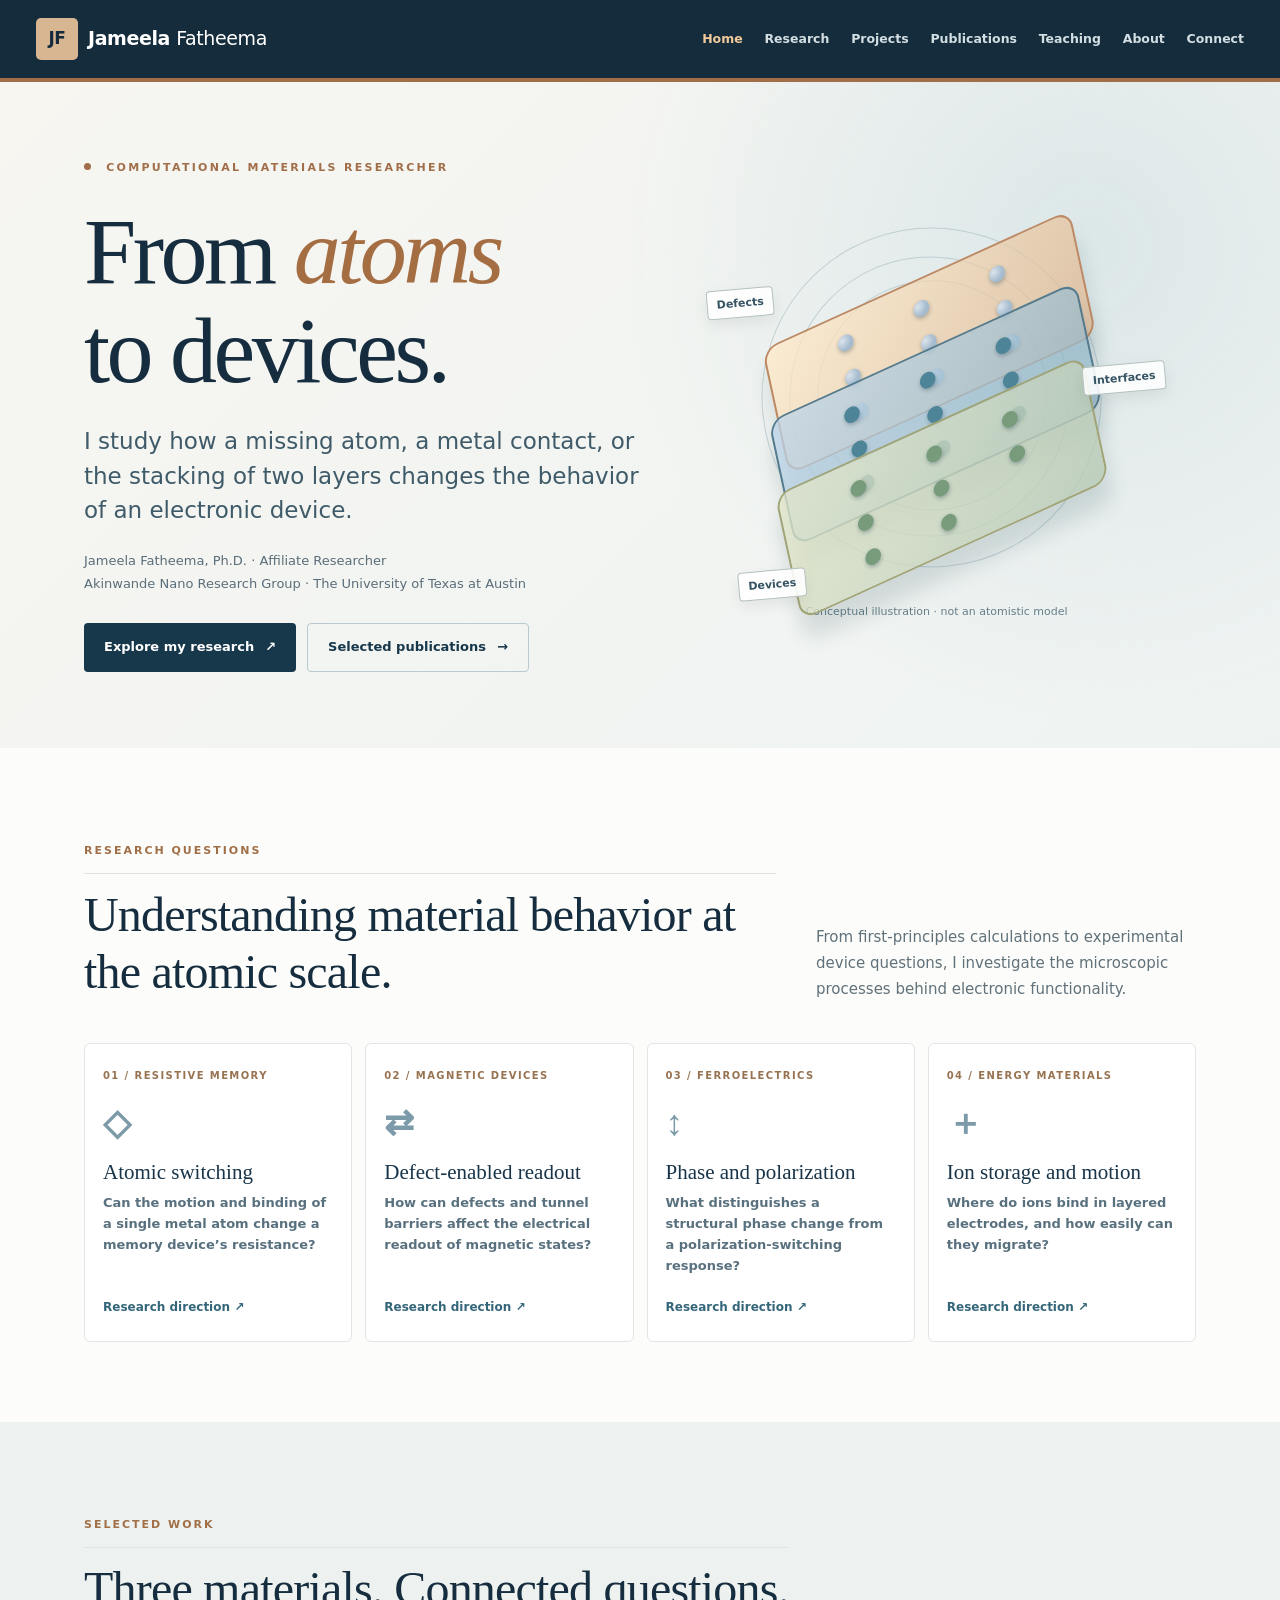
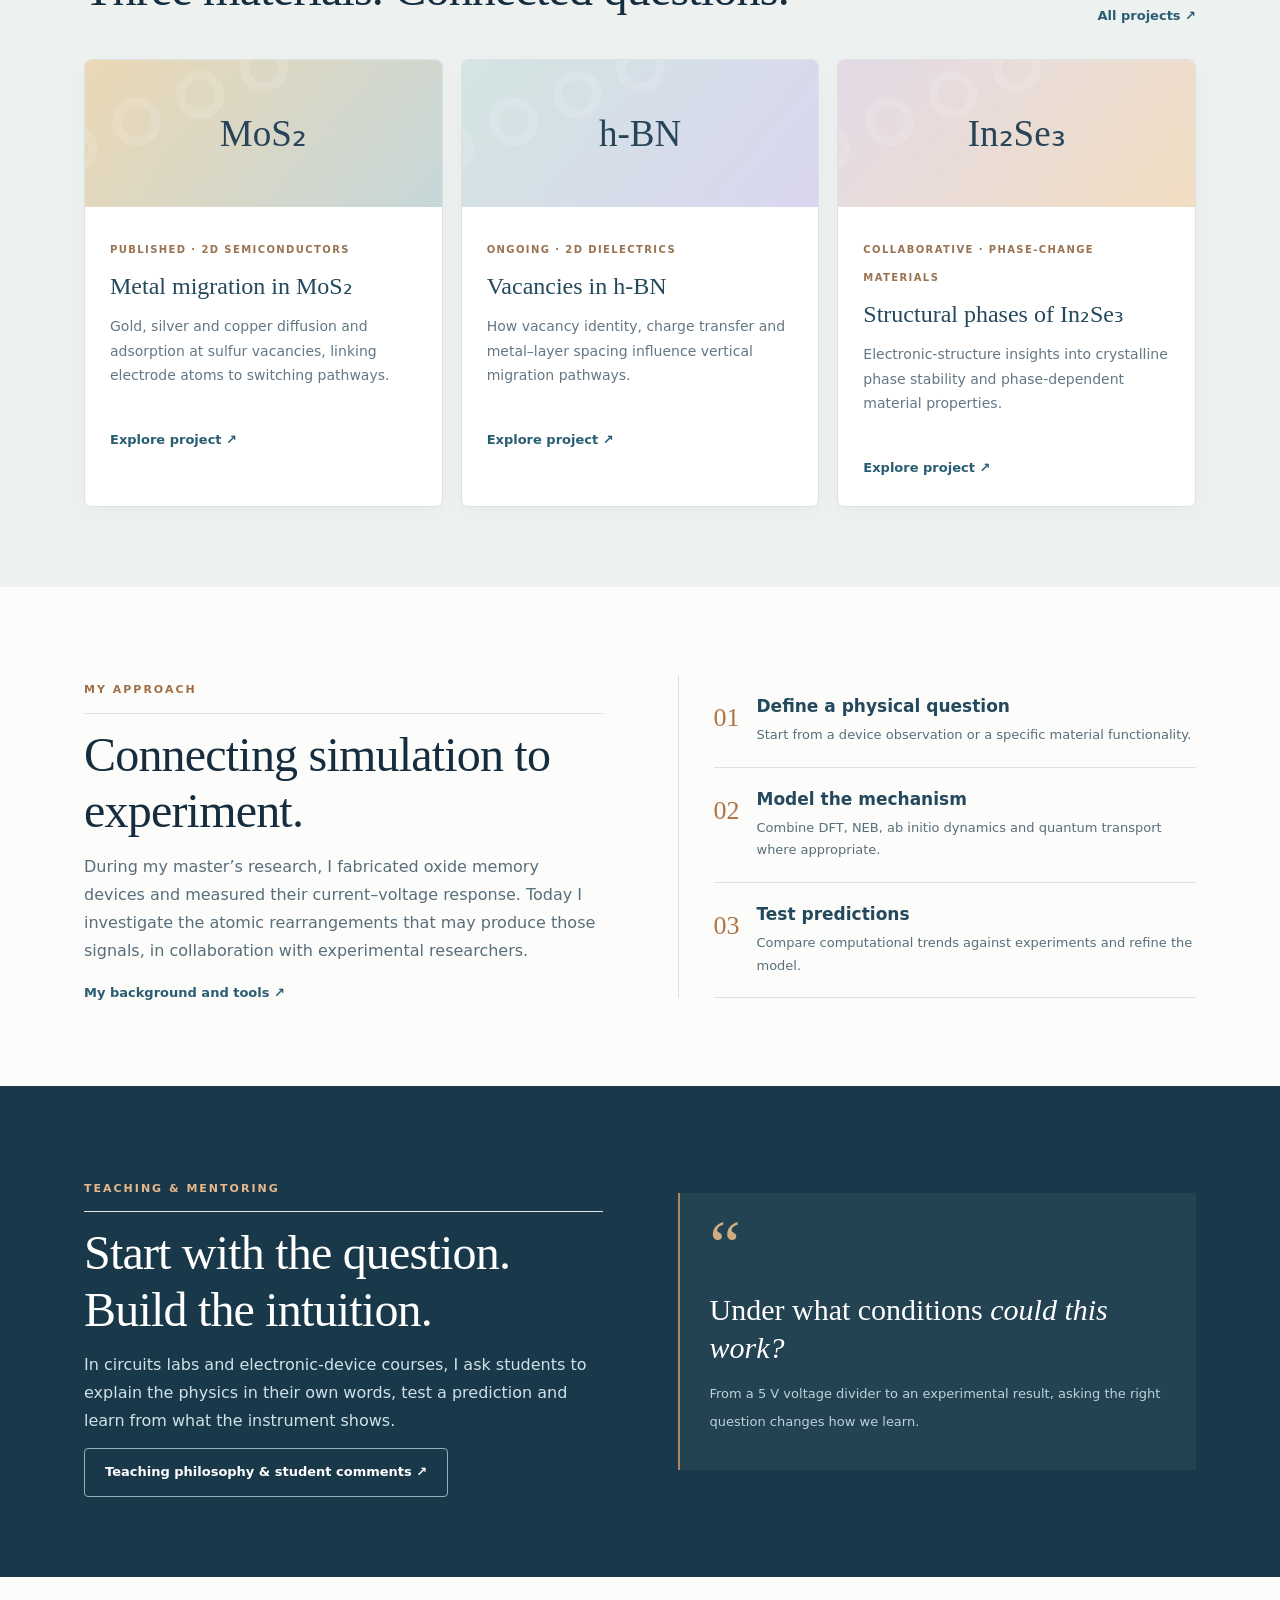
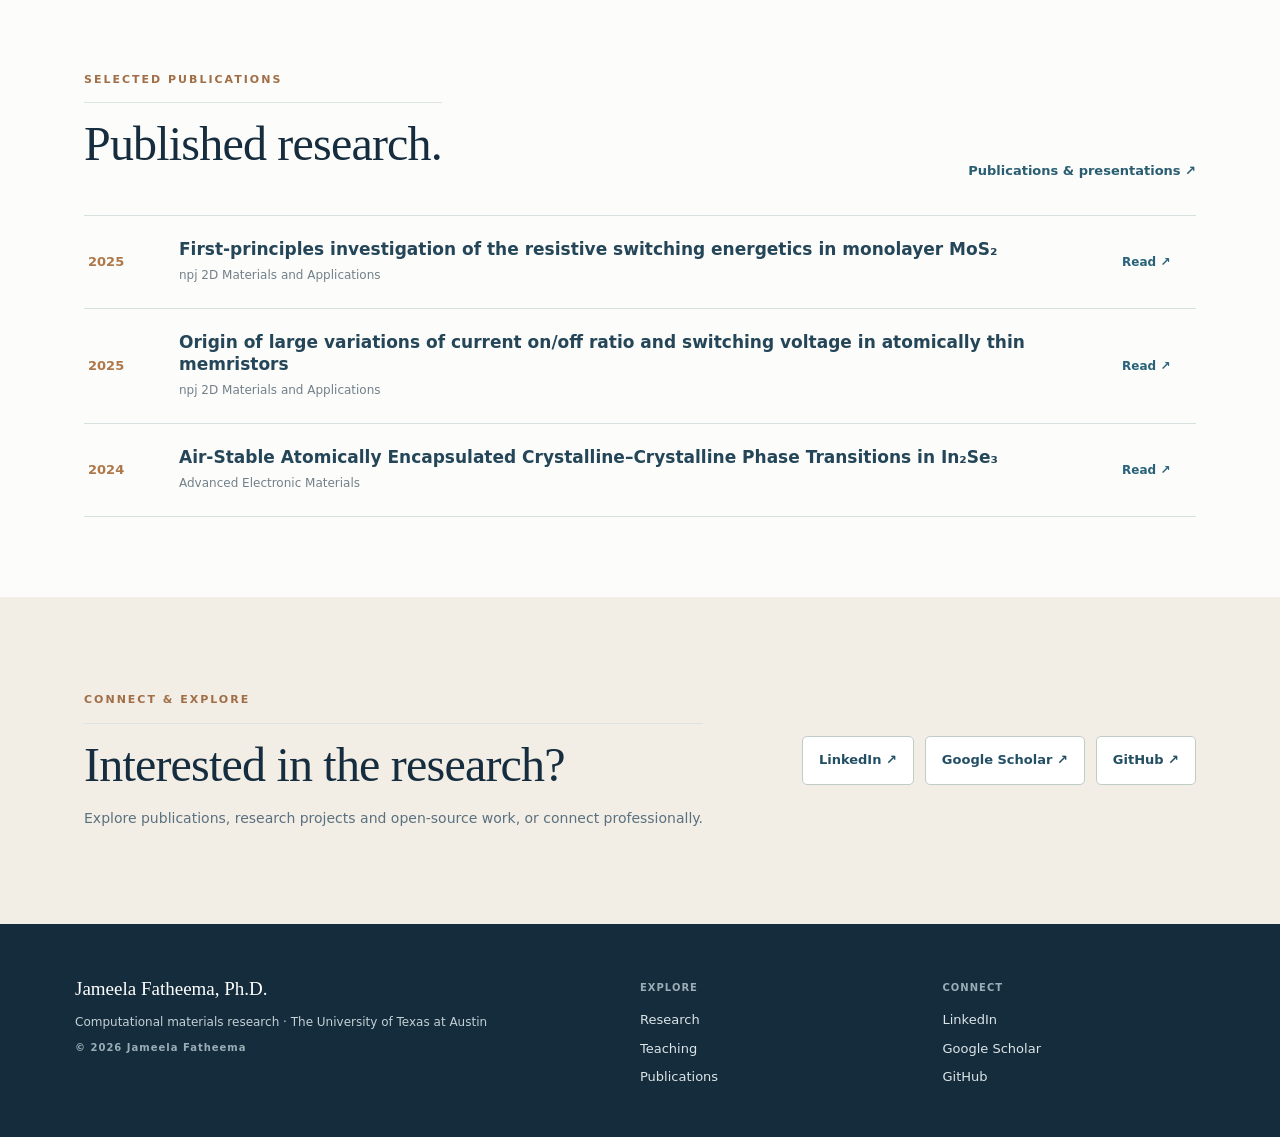
<file: index.html>
<!doctype html><html lang="en"><head><meta charset="utf-8"><meta name="viewport" content="width=device-width,initial-scale=1"><meta name="description" content="Research, publications, teaching and computational materials modeling by Jameela Fatheema, Ph.D., UT Austin."><meta name="theme-color" content="#142c3b"><title>Jameela Fatheema | Computational Materials Researcher</title><link rel="stylesheet" href="./style.css"></head><body><a class="skip" href="#main-content">Skip to content</a><header class="site-header"><div class="head-inner"><a class="brand" href="./index.html"><span class="mark">JF</span><span>Jameela <span class="brand-light">Fatheema</span></span></a><nav class="nav" aria-label="Primary navigation"><a href="./index.html" data-nav="home" aria-current="page">Home</a><a href="./research.html" data-nav="research">Research</a><a href="./projects.html" data-nav="projects">Projects</a><a href="./publications.html" data-nav="publications">Publications</a><a href="./teaching.html" data-nav="teaching">Teaching</a><a href="./about.html" data-nav="about">About</a><a href="./contact.html" data-nav="contact">Connect</a></nav></div></header>
<main id="main-content" class="home-main">
<section class="home-hero"><div class="home-container hero-grid"><div class="hero-copy"><span class="eyebrow"><span class="eyebrow-dot"></span> Computational materials researcher</span><h1>From <em>atoms</em><br>to devices.</h1><p class="hero-lede">I study how a missing atom, a metal contact, or the stacking of two layers changes the behavior of an electronic device.</p><p class="hero-affiliation">Jameela Fatheema, Ph.D. <span aria-hidden="true">·</span> Affiliate Researcher<br>Akinwande Nano Research Group · The University of Texas at Austin</p><div class="action-row"><a href="./research.html" class="btn btn-primary">Explore my research <span aria-hidden="true">↗</span></a><a href="./publications.html" class="btn btn-quiet">Selected publications <span aria-hidden="true">→</span></a></div></div><div class="hero-art" role="img" aria-label="Illustrative layered materials diagram. Atom-scale phenomena connect to device-scale behavior."><div class="art-canvas"><span class="orb orb-one"></span><span class="orb orb-two"></span><span class="orb orb-three"></span><div class="atom-layer first"><i></i><i></i><i></i><i></i><i></i><i></i><i></i><i></i><i></i></div><div class="atom-layer second"><i></i><i></i><i></i><i></i><i></i><i></i><i></i><i></i><i></i></div><div class="atom-layer third"><i></i><i></i><i></i><i></i><i></i><i></i><i></i><i></i></div><div class="art-callout callout-top">Defects</div><div class="art-callout callout-mid">Interfaces</div><div class="art-callout callout-bottom">Devices</div></div><p class="art-note">Conceptual illustration · not an atomistic model</p></div></div></section>
<section class="home-section" id="research"><div class="home-container"><div class="section-head"><div><p class="eyebrow">Research questions</p><h2>Understanding material behavior at the atomic scale.</h2></div><p>From first-principles calculations to experimental device questions, I investigate the microscopic processes behind electronic functionality.</p></div><div class="feature-grid">
<a class="feature-card" href="./research.html#questions"><span class="feature-number">01 / RESISTIVE MEMORY</span><div class="feature-glyph" aria-hidden="true">◇</div><h3>Atomic switching</h3><p>Can the motion and binding of a single metal atom change a memory device’s resistance?</p><span class="card-link">Research direction ↗</span></a>
<a class="feature-card" href="./research.html#questions"><span class="feature-number">02 / MAGNETIC DEVICES</span><div class="feature-glyph" aria-hidden="true">⇄</div><h3>Defect-enabled readout</h3><p>How can defects and tunnel barriers affect the electrical readout of magnetic states?</p><span class="card-link">Research direction ↗</span></a>
<a class="feature-card" href="./research.html#questions"><span class="feature-number">03 / FERROELECTRICS</span><div class="feature-glyph" aria-hidden="true">↕</div><h3>Phase and polarization</h3><p>What distinguishes a structural phase change from a polarization-switching response?</p><span class="card-link">Research direction ↗</span></a>
<a class="feature-card" href="./research.html#goals"><span class="feature-number">04 / ENERGY MATERIALS</span><div class="feature-glyph" aria-hidden="true">＋</div><h3>Ion storage and motion</h3><p>Where do ions bind in layered electrodes, and how easily can they migrate?</p><span class="card-link">Research direction ↗</span></a>
</div></div></section>
<section class="home-section home-section-tint" id="work"><div class="home-container"><div class="section-head"><div><p class="eyebrow">Selected work</p><h2>Three materials. Connected questions.</h2></div><a href="./projects.html" class="text-link">All projects ↗</a></div><div class="project-grid">
<article class="project-card"><div class="project-visual visual-mos"><span>MoS₂</span><div class="project-dots"><i></i><i></i><i></i><i></i></div></div><div class="project-info"><span class="meta">PUBLISHED · 2D SEMICONDUCTORS</span><h3>Metal migration in MoS₂</h3><p>Gold, silver and copper diffusion and adsorption at sulfur vacancies, linking electrode atoms to switching pathways.</p><a href="./projects.html#mos2">Explore project ↗</a></div></article>
<article class="project-card"><div class="project-visual visual-hbn"><span>h-BN</span><div class="project-dots"><i></i><i></i><i></i><i></i></div></div><div class="project-info"><span class="meta">ONGOING · 2D DIELECTRICS</span><h3>Vacancies in h-BN</h3><p>How vacancy identity, charge transfer and metal–layer spacing influence vertical migration pathways.</p><a href="./projects.html#hbn">Explore project ↗</a></div></article>
<article class="project-card"><div class="project-visual visual-inse"><span>In₂Se₃</span><div class="project-dots"><i></i><i></i><i></i><i></i></div></div><div class="project-info"><span class="meta">COLLABORATIVE · PHASE-CHANGE MATERIALS</span><h3>Structural phases of In₂Se₃</h3><p>Electronic-structure insights into crystalline phase stability and phase-dependent material properties.</p><a href="./projects.html#inse3">Explore project ↗</a></div></article>
</div></div></section>
<section class="home-section" id="approach"><div class="home-container"><div class="split-feature"><div><p class="eyebrow">My approach</p><h2>Connecting simulation to experiment.</h2><p>During my master’s research, I fabricated oxide memory devices and measured their current–voltage response. Today I investigate the atomic rearrangements that may produce those signals, in collaboration with experimental researchers.</p><a class="text-link" href="./about.html">My background and tools ↗</a></div><div class="approach-steps"><div><span>01</span><div><h3>Define a physical question</h3><p>Start from a device observation or a specific material functionality.</p></div></div><div><span>02</span><div><h3>Model the mechanism</h3><p>Combine DFT, NEB, ab initio dynamics and quantum transport where appropriate.</p></div></div><div><span>03</span><div><h3>Test predictions</h3><p>Compare computational trends against experiments and refine the model.</p></div></div></div></div></div></section>
<section class="home-section home-section-dark" id="teaching"><div class="home-container split-feature teaching-feature"><div><p class="eyebrow">Teaching & mentoring</p><h2>Start with the question. Build the intuition.</h2><p>In circuits labs and electronic-device courses, I ask students to explain the physics in their own words, test a prediction and learn from what the instrument shows.</p><a class="btn btn-outline" href="./teaching.html">Teaching philosophy & student comments ↗</a></div><div class="teaching-note"><span class="quote-symbol">“</span><p>Under what conditions <em>could this work?</em></p><span>From a 5 V voltage divider to an experimental result, asking the right question changes how we learn.</span></div></div></section>
<section class="home-section" id="publications"><div class="home-container"><div class="section-head"><div><p class="eyebrow">Selected publications</p><h2>Published research.</h2></div><a class="text-link" href="./publications.html">Publications & presentations ↗</a></div><div class="publications-preview">
<article><span class="pub-year">2025</span><div><h3>First-principles investigation of the resistive switching energetics in monolayer MoS₂</h3><p>npj 2D Materials and Applications</p></div><a href="https://doi.org/10.1038/s41699-025-00593-x" target="_blank" rel="noopener noreferrer" aria-label="Read MoS2 publication">Read ↗</a></article>
<article><span class="pub-year">2025</span><div><h3>Origin of large variations of current on/off ratio and switching voltage in atomically thin memristors</h3><p>npj 2D Materials and Applications</p></div><a href="https://doi.org/10.1038/s41699-025-00611-y" target="_blank" rel="noopener noreferrer" aria-label="Read transport publication">Read ↗</a></article>
<article><span class="pub-year">2024</span><div><h3>Air-Stable Atomically Encapsulated Crystalline–Crystalline Phase Transitions in In₂Se₃</h3><p>Advanced Electronic Materials</p></div><a href="https://doi.org/10.1002/aelm.202300457" target="_blank" rel="noopener noreferrer" aria-label="Read In2Se3 publication">Read ↗</a></article>
</div></div></section>
<section class="home-section connect-strip" id="connect"><div class="home-container"><div><p class="eyebrow">Connect & explore</p><h2>Interested in the research?</h2><p>Explore publications, research projects and open-source work, or connect professionally.</p></div><div class="social-actions"><a href="https://www.linkedin.com/in/jameela-fatheema-aa6348159/" target="_blank" rel="noopener noreferrer">LinkedIn ↗</a><a href="https://scholar.google.com/citations?user=cHxb59kAAAAJ&amp;hl=en" target="_blank" rel="noopener noreferrer">Google Scholar ↗</a><a href="https://github.com/j-shah-7" target="_blank" rel="noopener noreferrer">GitHub ↗</a></div></div></section>
</main><footer class="site-footer"><div class="footer-inner"><div><a class="footer-brand" href="./index.html">Jameela Fatheema, Ph.D.</a><p>Computational materials research · The University of Texas at Austin</p><p class="fine">© 2026 Jameela Fatheema</p></div><div><span class="fine light">EXPLORE</span><div class="footer-links"><a href="./research.html">Research</a><a href="./teaching.html">Teaching</a><a href="./publications.html">Publications</a></div></div><div><span class="fine light">CONNECT</span><div class="footer-links"><a href="https://www.linkedin.com/in/jameela-fatheema-aa6348159/" target="_blank" rel="noopener noreferrer">LinkedIn</a><a href="https://scholar.google.com/citations?user=cHxb59kAAAAJ&amp;hl=en" target="_blank" rel="noopener noreferrer">Google Scholar</a><a href="https://github.com/j-shah-7" target="_blank" rel="noopener noreferrer">GitHub</a></div></div></div></footer></body></html>
</file>
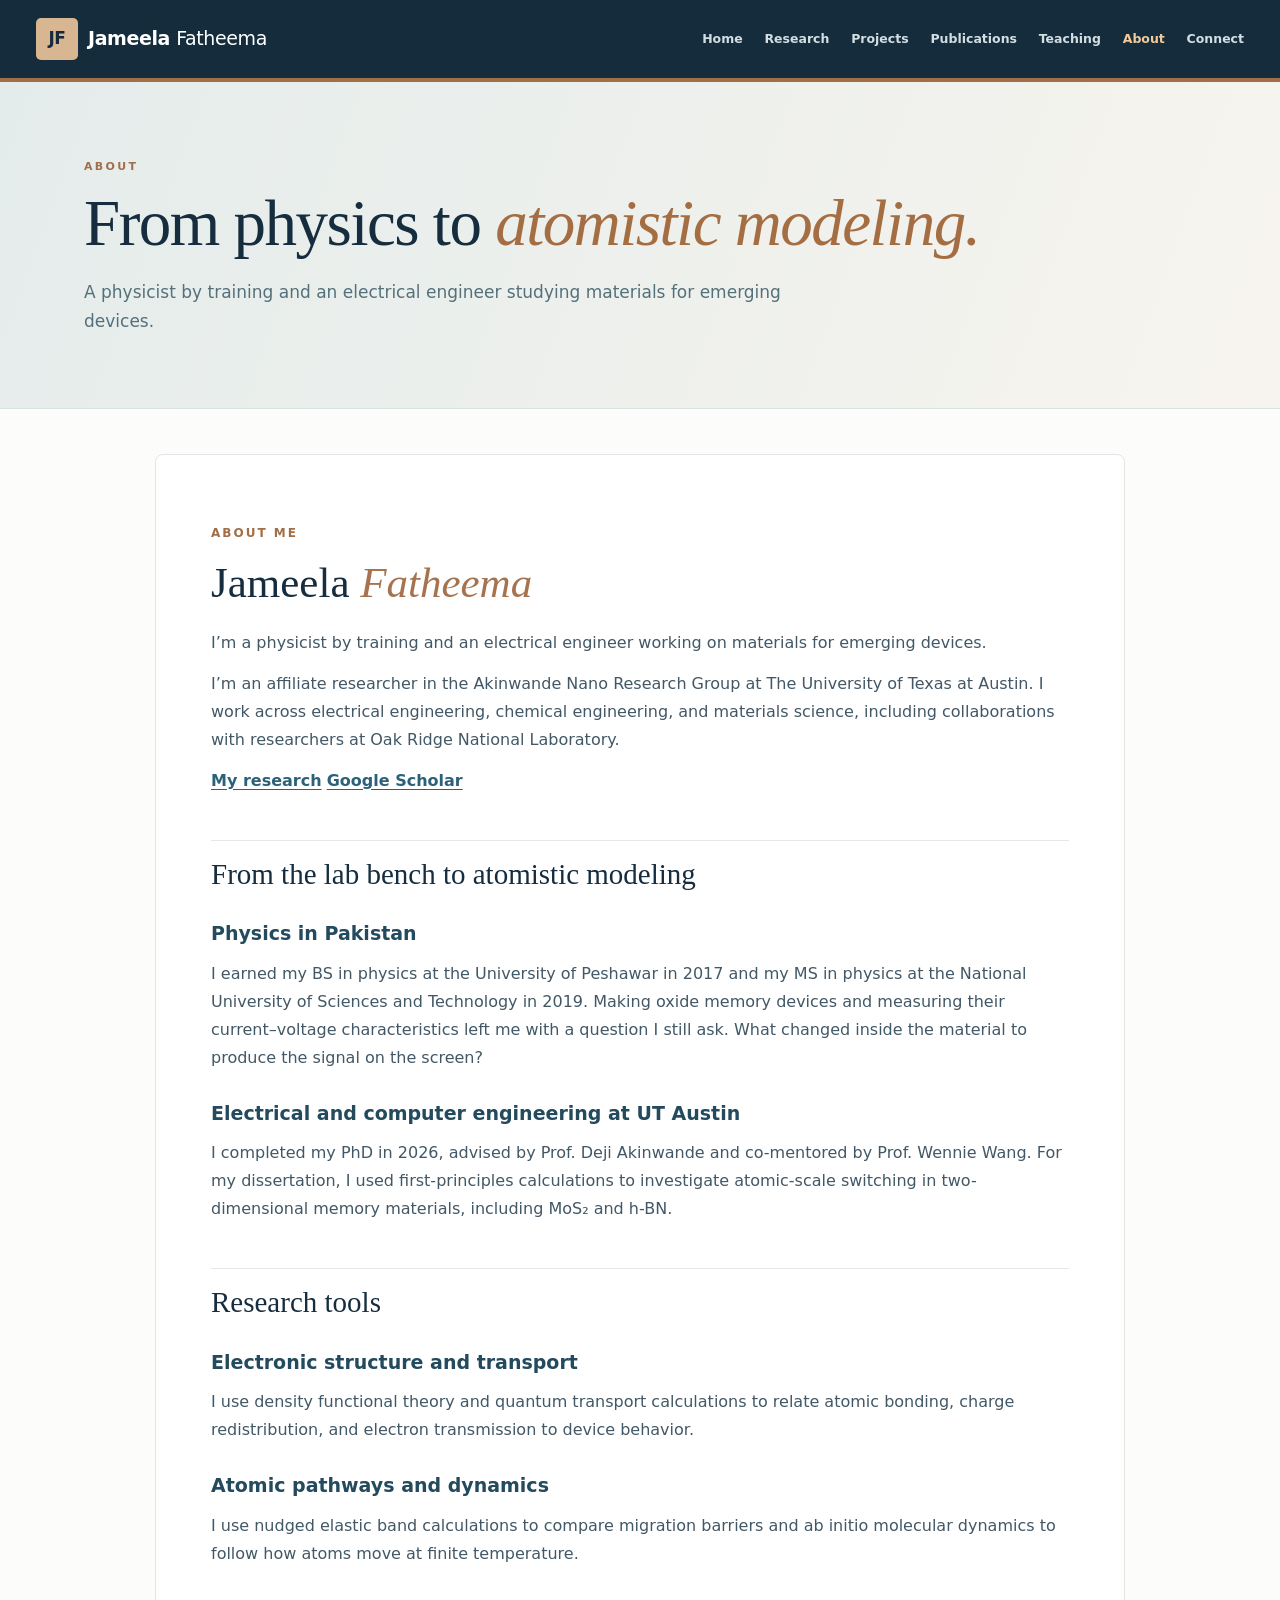
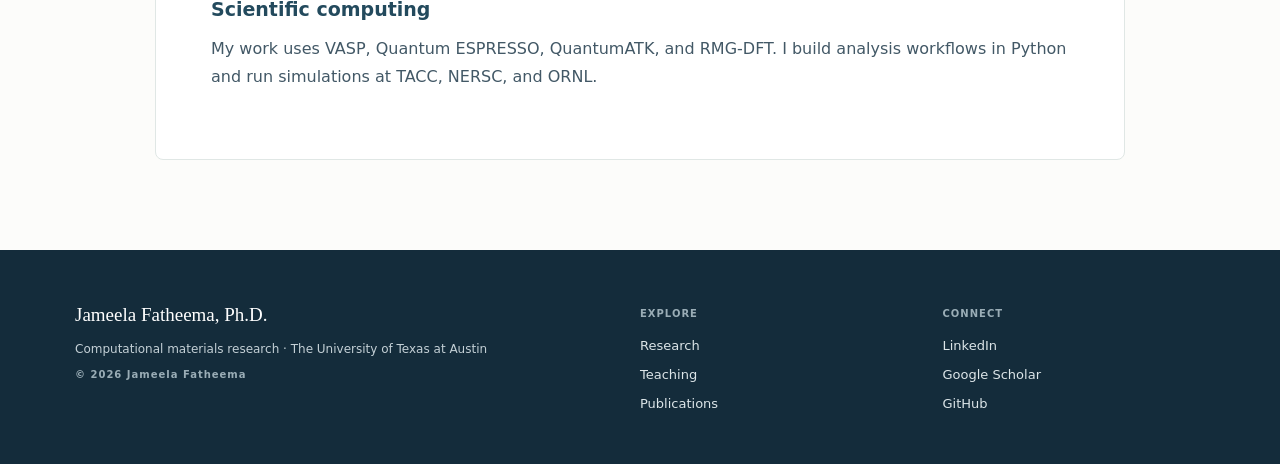
<file: about.html>
<!doctype html><html lang="en"><head><meta charset="utf-8"><meta name="viewport" content="width=device-width,initial-scale=1"><meta name="description" content="Biography and background of Jameela Fatheema, Ph.D., computational materials scientist."><meta name="theme-color" content="#142c3b"><title>About | Jameela Fatheema</title><link rel="stylesheet" href="./style.css"></head><body><a class="skip" href="#main-content">Skip to content</a><header class="site-header"><div class="head-inner"><a class="brand" href="./index.html"><span class="mark">JF</span><span>Jameela <span class="brand-light">Fatheema</span></span></a><nav class="nav" aria-label="Primary navigation"><a href="./index.html" data-nav="home">Home</a><a href="./research.html" data-nav="research">Research</a><a href="./projects.html" data-nav="projects">Projects</a><a href="./publications.html" data-nav="publications">Publications</a><a href="./teaching.html" data-nav="teaching">Teaching</a><a href="./about.html" data-nav="about" aria-current="page">About</a><a href="./contact.html" data-nav="contact">Connect</a></nav></div></header>
 <div class="interior-hero"><div class="home-container"><p class="eyebrow">About</p><h1>From physics to <em>atomistic modeling.</em></h1><p>A physicist by training and an electrical engineer studying materials for emerging devices.</p></div></div>
 <main id="main-content" class="home-container interior-main"><div class="legacy-content"><p>About me</p>
<h1 id="jameela-fatheema">Jameela <em>Fatheema</em></h1>
<p>I’m a physicist by training and an electrical engineer working on materials for emerging devices.</p>
<p>I’m an affiliate researcher in the Akinwande Nano Research Group at The University of Texas at Austin. I work across electrical engineering, chemical engineering, and materials science, including collaborations with researchers at Oak Ridge National Laboratory.</p>
<p><a href="./research.html">My research</a> <a href="https://scholar.google.com/citations?user=cHxb59kAAAAJ&amp;hl=en" target="_blank" rel="noopener noreferrer">Google Scholar</a></p>
<h2 id="from-the-lab-bench-to-atomistic-modeling">From the lab bench to atomistic modeling</h2>
<h3 id="physics-in-pakistan">Physics in Pakistan</h3>
<p>I earned my BS in physics at the University of Peshawar in 2017 and my MS in physics at the National University of Sciences and Technology in 2019. Making oxide memory devices and measuring their current–voltage characteristics left me with a question I still ask. What changed inside the material to produce the signal on the screen?</p>
<h3 id="electrical-and-computer-engineering-at-ut-austin">Electrical and computer engineering at UT Austin</h3>
<p>I completed my PhD in 2026, advised by Prof. Deji Akinwande and co-mentored by Prof. Wennie Wang. For my dissertation, I used first-principles calculations to investigate atomic-scale switching in two-dimensional memory materials, including MoS₂ and h-BN.</p>
<h2 id="research-tools">Research tools</h2>
<h3 id="electronic-structure-and-transport">Electronic structure and transport</h3>
<p>I use density functional theory and quantum transport calculations to relate atomic bonding, charge redistribution, and electron transmission to device behavior.</p>
<h3 id="atomic-pathways-and-dynamics">Atomic pathways and dynamics</h3>
<p>I use nudged elastic band calculations to compare migration barriers and ab initio molecular dynamics to follow how atoms move at finite temperature.</p>
<h3 id="scientific-computing">Scientific computing</h3>
<p>My work uses VASP, Quantum ESPRESSO, QuantumATK, and RMG-DFT. I build analysis workflows in Python and run simulations at TACC, NERSC, and ORNL.</p></div></main><footer class="site-footer"><div class="footer-inner"><div><a class="footer-brand" href="./index.html">Jameela Fatheema, Ph.D.</a><p>Computational materials research · The University of Texas at Austin</p><p class="fine">© 2026 Jameela Fatheema</p></div><div><span class="fine light">EXPLORE</span><div class="footer-links"><a href="./research.html">Research</a><a href="./teaching.html">Teaching</a><a href="./publications.html">Publications</a></div></div><div><span class="fine light">CONNECT</span><div class="footer-links"><a href="https://www.linkedin.com/in/jameela-fatheema-aa6348159/" target="_blank" rel="noopener noreferrer">LinkedIn</a><a href="https://scholar.google.com/citations?user=cHxb59kAAAAJ&amp;hl=en" target="_blank" rel="noopener noreferrer">Google Scholar</a><a href="https://github.com/j-shah-7" target="_blank" rel="noopener noreferrer">GitHub</a></div></div></div></footer></body></html>
</file>
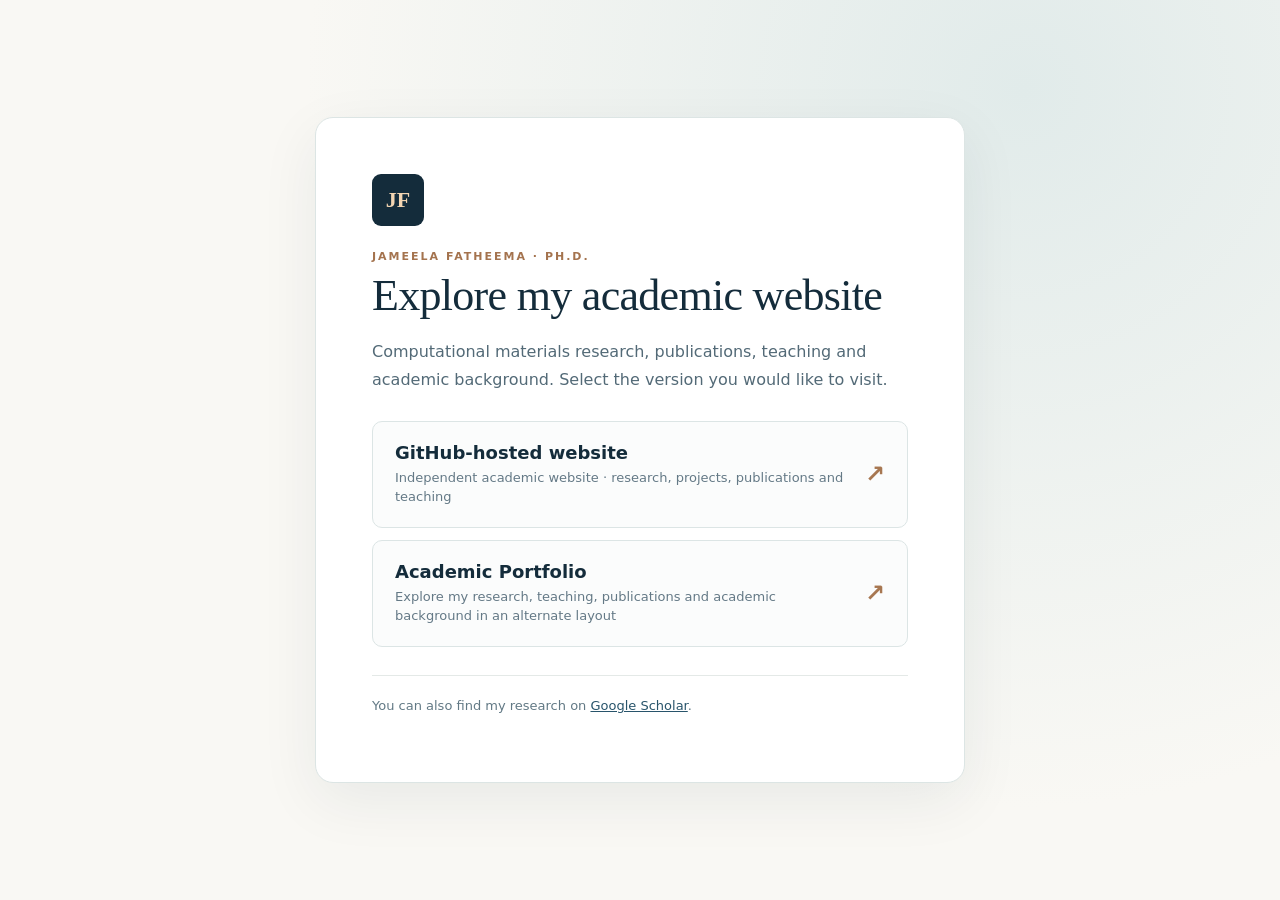
<file: choose.html>
<!doctype html>
<html lang="en">
<head>
  <meta charset="utf-8">
  <meta name="viewport" content="width=device-width, initial-scale=1">
  <meta name="theme-color" content="#142c3b">
  <meta name="description" content="Choose which version of Jameela Fatheema's academic research website to explore.">
  <title>Explore My Academic Website | Jameela Fatheema</title>
  <style>
    :root { color-scheme: light; --navy:#142c3b; --blue:#28546b; --gold:#ad7b54; --pale:#edf3f2; }
    * {box-sizing:border-box}
    body {margin:0;min-height:100vh;font-family:system-ui,-apple-system,"Segoe UI",sans-serif;color:var(--navy);background:radial-gradient(circle at 80% 10%,#e1ebea,transparent 55%),#f9f8f4;display:grid;place-items:center;padding:32px 16px}
    main {width:min(100%,650px);padding:clamp(28px,6vw,56px);background:#fff;border:1px solid #dce5e4;border-radius:18px;box-shadow:0 18px 60px #142c3b12}
    .monogram {width:52px;height:52px;border-radius:9px;background:var(--navy);color:#f3d5b2;display:grid;place-items:center;font-family:Georgia,serif;font-size:22px;font-weight:700;margin-bottom:24px}
    .eyebrow {font-size:11px;letter-spacing:2px;text-transform:uppercase;font-weight:800;color:#a4734e;margin:0 0 8px}
    h1 {font-family:Georgia,serif;font-size:clamp(31px,6vw,44px);font-weight:400;line-height:1.12;letter-spacing:-.7px;margin:0}
    .intro {font-size:16px;line-height:1.7;color:#536a77;margin:18px 0 28px}
    .choice {display:flex;gap:18px;justify-content:space-between;align-items:center;border:1px solid #dce5e5;background:#fbfcfc;padding:20px 22px;border-radius:10px;text-decoration:none;color:inherit;margin:12px 0;transition:transform .15s,border-color .15s,background .15s}
    .choice:hover,.choice:focus-visible {transform:translateY(-2px);border-color:#96b3bf;background:var(--pale)}
    .choice strong{font-size:18px;display:block;margin-bottom:5px}
    .choice span {font-size:13px;line-height:1.5;color:#647986;display:block}
    .arrow {font-size:24px;color:#a77751;flex:none}
    .footer{margin-top:28px;border-top:1px solid #e4e9e7;padding-top:22px;font-size:13px;color:#627985}
    .footer a{color:#28546b}
    @media(prefers-reduced-motion:reduce){.choice{transition:none}}
  </style>
</head>
<body>
  <main>
    <div class="monogram" aria-hidden="true">JF</div>
    <p class="eyebrow">Jameela Fatheema · Ph.D.</p>
    <h1>Explore my academic website</h1>
    <p class="intro">Computational materials research, publications, teaching and academic background. Select the version you would like to visit.</p>
    <a class="choice" href="https://j-shah-7.github.io/j-shah-7/index.html">
      <div><strong>GitHub-hosted website</strong><span>Independent academic website · research, projects, publications and teaching</span></div><b class="arrow" aria-hidden="true">↗</b>
    </a>
    <a class="choice" href="https://jameela-computational-materials.fatheema.chatgpt.site/">
      <div><strong>Academic Portfolio</strong><span>Explore my research, teaching, publications and academic background in an alternate layout</span></div><b class="arrow" aria-hidden="true">↗</b>
    </a>
    <p class="footer">You can also find my research on <a href="https://scholar.google.com/citations?user=cHxb59kAAAAJ&amp;hl=en">Google Scholar</a>.</p>
  </main>
</body>
</html>
</file>
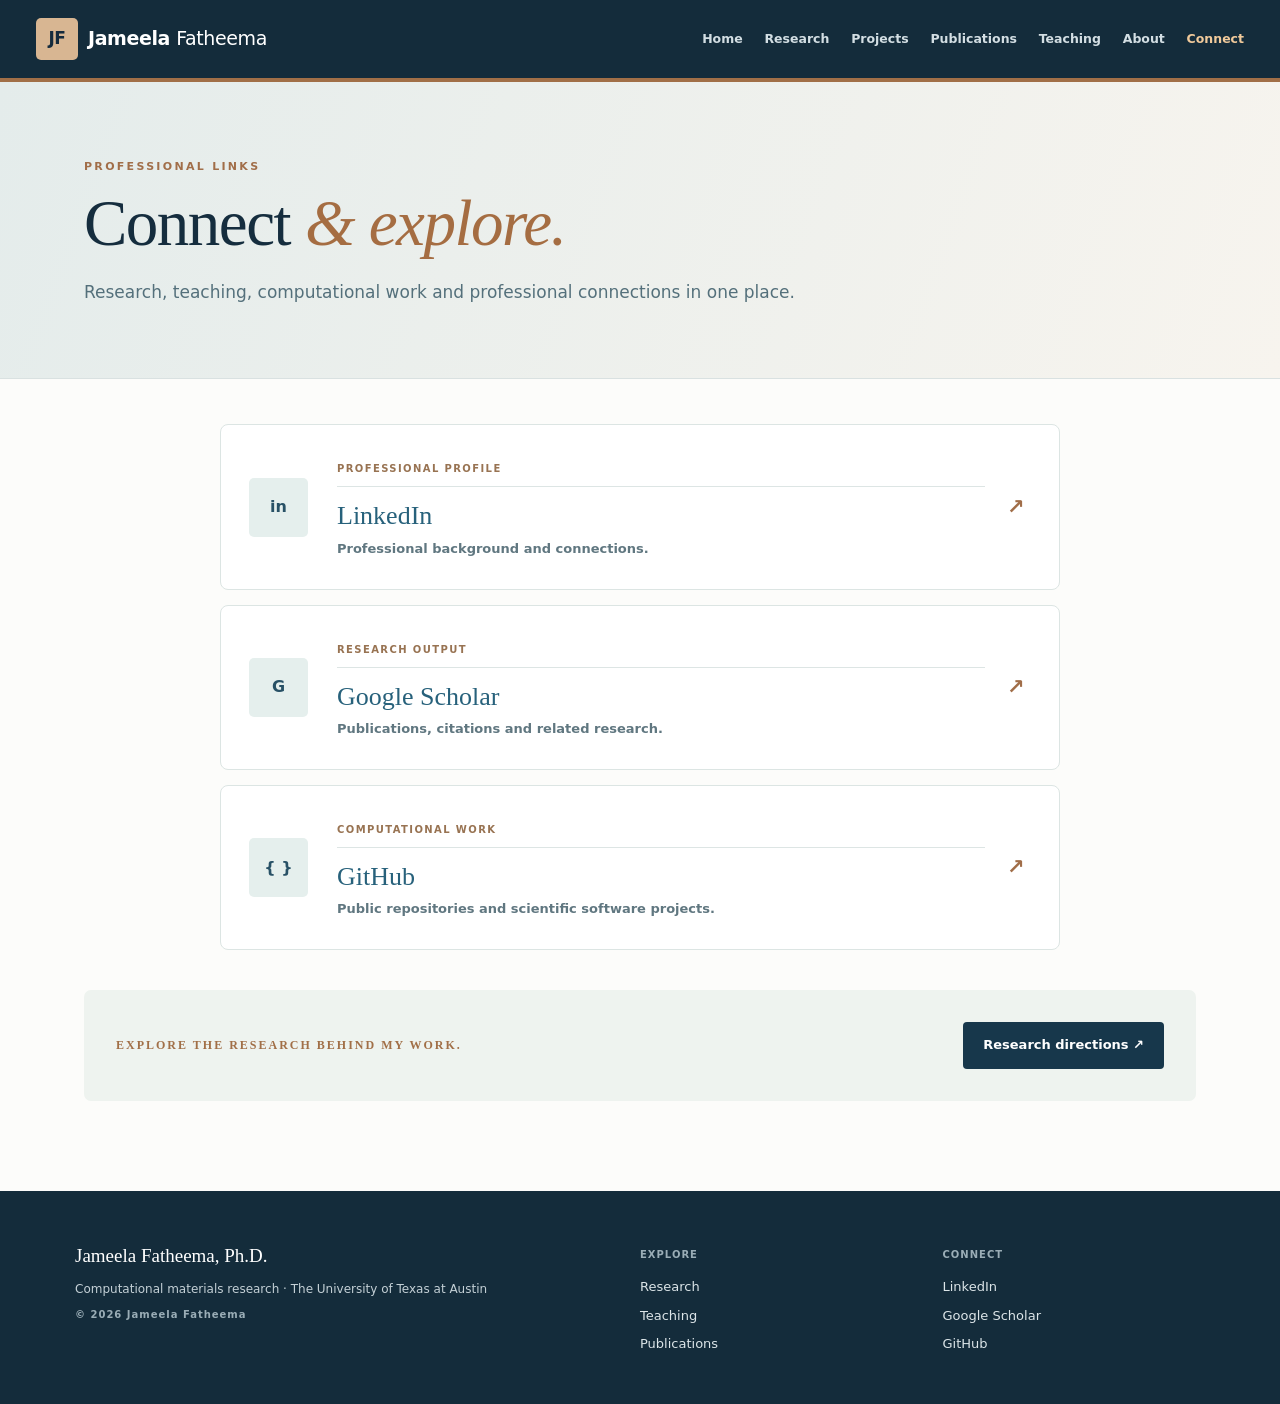
<file: contact.html>
<!doctype html><html lang="en"><head><meta charset="utf-8"><meta name="viewport" content="width=device-width,initial-scale=1"><meta name="description" content="Connect with Jameela Fatheema via LinkedIn, Google Scholar and GitHub; explore research and teaching."><meta name="theme-color" content="#142c3b"><title>Connect | Jameela Fatheema</title><link rel="stylesheet" href="./style.css"></head><body><a class="skip" href="#main-content">Skip to content</a><header class="site-header"><div class="head-inner"><a class="brand" href="./index.html"><span class="mark">JF</span><span>Jameela <span class="brand-light">Fatheema</span></span></a><nav class="nav" aria-label="Primary navigation"><a href="./index.html" data-nav="home">Home</a><a href="./research.html" data-nav="research">Research</a><a href="./projects.html" data-nav="projects">Projects</a><a href="./publications.html" data-nav="publications">Publications</a><a href="./teaching.html" data-nav="teaching">Teaching</a><a href="./about.html" data-nav="about">About</a><a href="./contact.html" data-nav="contact" aria-current="page">Connect</a></nav></div></header>
<div class="interior-hero"><div class="home-container"><p class="eyebrow">Professional links</p><h1>Connect <em>& explore.</em></h1><p>Research, teaching, computational work and professional connections in one place.</p></div></div>
<main id="main-content" class="home-container interior-main"><div class="connect-cards">
<a href="https://www.linkedin.com/in/jameela-fatheema-aa6348159/" target="_blank" rel="noopener noreferrer"><span class="connect-icon">in</span><div><span class="meta">PROFESSIONAL PROFILE</span><h2>LinkedIn</h2><p>Professional background and connections.</p></div><b>↗</b></a>
<a href="https://scholar.google.com/citations?user=cHxb59kAAAAJ&amp;hl=en" target="_blank" rel="noopener noreferrer"><span class="connect-icon">G</span><div><span class="meta">RESEARCH OUTPUT</span><h2>Google Scholar</h2><p>Publications, citations and related research.</p></div><b>↗</b></a>
<a href="https://github.com/j-shah-7" target="_blank" rel="noopener noreferrer"><span class="connect-icon">{ }</span><div><span class="meta">COMPUTATIONAL WORK</span><h2>GitHub</h2><p>Public repositories and scientific software projects.</p></div><b>↗</b></a>
</div><div class="next-step"><p>Explore the research behind my work.</p><a class="btn btn-primary" href="./research.html">Research directions ↗</a></div></main><footer class="site-footer"><div class="footer-inner"><div><a class="footer-brand" href="./index.html">Jameela Fatheema, Ph.D.</a><p>Computational materials research · The University of Texas at Austin</p><p class="fine">© 2026 Jameela Fatheema</p></div><div><span class="fine light">EXPLORE</span><div class="footer-links"><a href="./research.html">Research</a><a href="./teaching.html">Teaching</a><a href="./publications.html">Publications</a></div></div><div><span class="fine light">CONNECT</span><div class="footer-links"><a href="https://www.linkedin.com/in/jameela-fatheema-aa6348159/" target="_blank" rel="noopener noreferrer">LinkedIn</a><a href="https://scholar.google.com/citations?user=cHxb59kAAAAJ&amp;hl=en" target="_blank" rel="noopener noreferrer">Google Scholar</a><a href="https://github.com/j-shah-7" target="_blank" rel="noopener noreferrer">GitHub</a></div></div></div></footer></body></html>
</file>
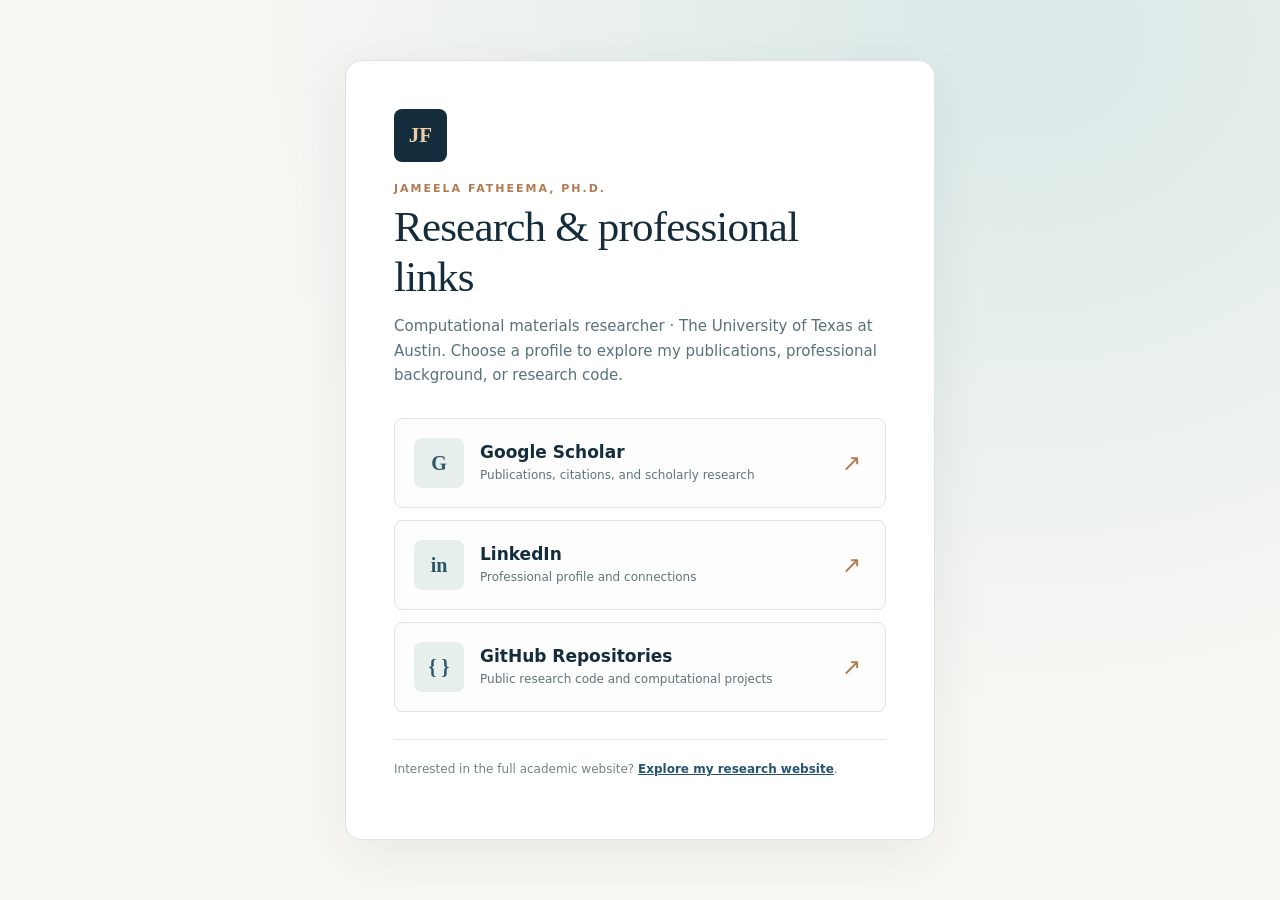
<file: profiles.html>
<!doctype html>
<html lang="en">
<head>
<meta charset="utf-8">
<meta name="viewport" content="width=device-width,initial-scale=1">
<meta name="theme-color" content="#142c3b">
<meta name="description" content="Professional and academic links for Jameela Fatheema: Google Scholar, LinkedIn and GitHub research repositories.">
<title>Research & Professional Links | Jameela Fatheema</title>
<style>
  :root{--navy:#142c3b;--blue:#25556e;--muted:#5f7380;--gold:#b27a4e;--line:#dce4e3}
  *{box-sizing:border-box}
  body{margin:0;min-height:100vh;display:grid;place-items:center;padding:28px 16px;background:radial-gradient(ellipse at 80% 4%,#dae9e8,transparent 57%),#f8f7f3;color:var(--navy);font-family:system-ui,-apple-system,"Segoe UI",Arial,sans-serif}
  main{width:min(100%,590px);padding:clamp(28px,6vw,48px);background:white;border:1px solid var(--line);border-radius:16px;box-shadow:0 15px 55px #132f4012}
  .initials{width:53px;height:53px;border-radius:8px;background:var(--navy);display:grid;place-items:center;font-family:Georgia,serif;font-weight:700;color:#f1cda7;font-size:21px;margin-bottom:20px}
  .eyebrow{font-weight:800;font-size:11px;letter-spacing:2px;text-transform:uppercase;color:var(--gold);margin:0 0 7px}
  h1{font-family:Georgia,serif;letter-spacing:-.8px;font-size:clamp(30px,5.5vw,43px);font-weight:400;line-height:1.16;margin:0 0 12px}
  .subtitle{color:#58717e;line-height:1.65;font-size:15px;margin:0 0 30px}
  .choices{display:grid;gap:12px}
  .choice{display:grid;grid-template-columns:50px minmax(0,1fr) 24px;align-items:center;gap:16px;text-decoration:none;color:inherit;padding:19px;border:1px solid var(--line);border-radius:9px;background:#fcfdfc;transition:transform .15s,border-color .15s,background .15s}
  .choice:hover,.choice:focus-visible{transform:translateY(-2px);background:#f0f6f4;border-color:#95b0b7;outline-offset:3px}
  .icon{background:#e7efed;width:50px;height:50px;border-radius:8px;display:grid;place-items:center;color:#2d5669;font-size:20px;font-weight:800;font-family:Georgia,serif}
  .choice strong{display:block;font-size:17px;margin-bottom:3px;line-height:1.25}
  .choice small{display:block;font-size:12px;line-height:1.5;color:var(--muted)}
  .arrow{font-size:23px;color:var(--gold)}
  .foot{border-top:1px solid #e2e8e7;margin-top:27px;padding-top:20px;color:#71828a;font-size:12px;line-height:1.55}
  .foot a{color:var(--blue);font-weight:650}
  @media(prefers-reduced-motion:reduce){.choice{transition:none}}
</style>
</head>
<body>
<main>
  <div class="initials" aria-hidden="true">JF</div>
  <p class="eyebrow">Jameela Fatheema, Ph.D.</p>
  <h1>Research &amp; professional links</h1>
  <p class="subtitle">Computational materials researcher · The University of Texas at Austin. Choose a profile to explore my publications, professional background, or research code.</p>
  <nav class="choices" aria-label="Research and professional profiles">
    <a class="choice" href="https://scholar.google.com/citations?user=cHxb59kAAAAJ&amp;hl=en" target="_blank" rel="noopener noreferrer">
      <span class="icon" aria-hidden="true">G</span>
      <span><strong>Google Scholar</strong><small>Publications, citations, and scholarly research</small></span>
      <span class="arrow" aria-hidden="true">↗</span>
    </a>
    <a class="choice" href="https://www.linkedin.com/in/jameela-fatheema-aa6348159/" target="_blank" rel="noopener noreferrer">
      <span class="icon" aria-hidden="true">in</span>
      <span><strong>LinkedIn</strong><small>Professional profile and connections</small></span>
      <span class="arrow" aria-hidden="true">↗</span>
    </a>
    <a class="choice" href="https://github.com/j-shah-7?tab=repositories" target="_blank" rel="noopener noreferrer">
      <span class="icon" aria-hidden="true">{ }</span>
      <span><strong>GitHub Repositories</strong><small>Public research code and computational projects</small></span>
      <span class="arrow" aria-hidden="true">↗</span>
    </a>
  </nav>
  <p class="foot">Interested in the full academic website? <a href="./index.html">Explore my research website</a>.</p>
</main>
</body>
</html>
</file>
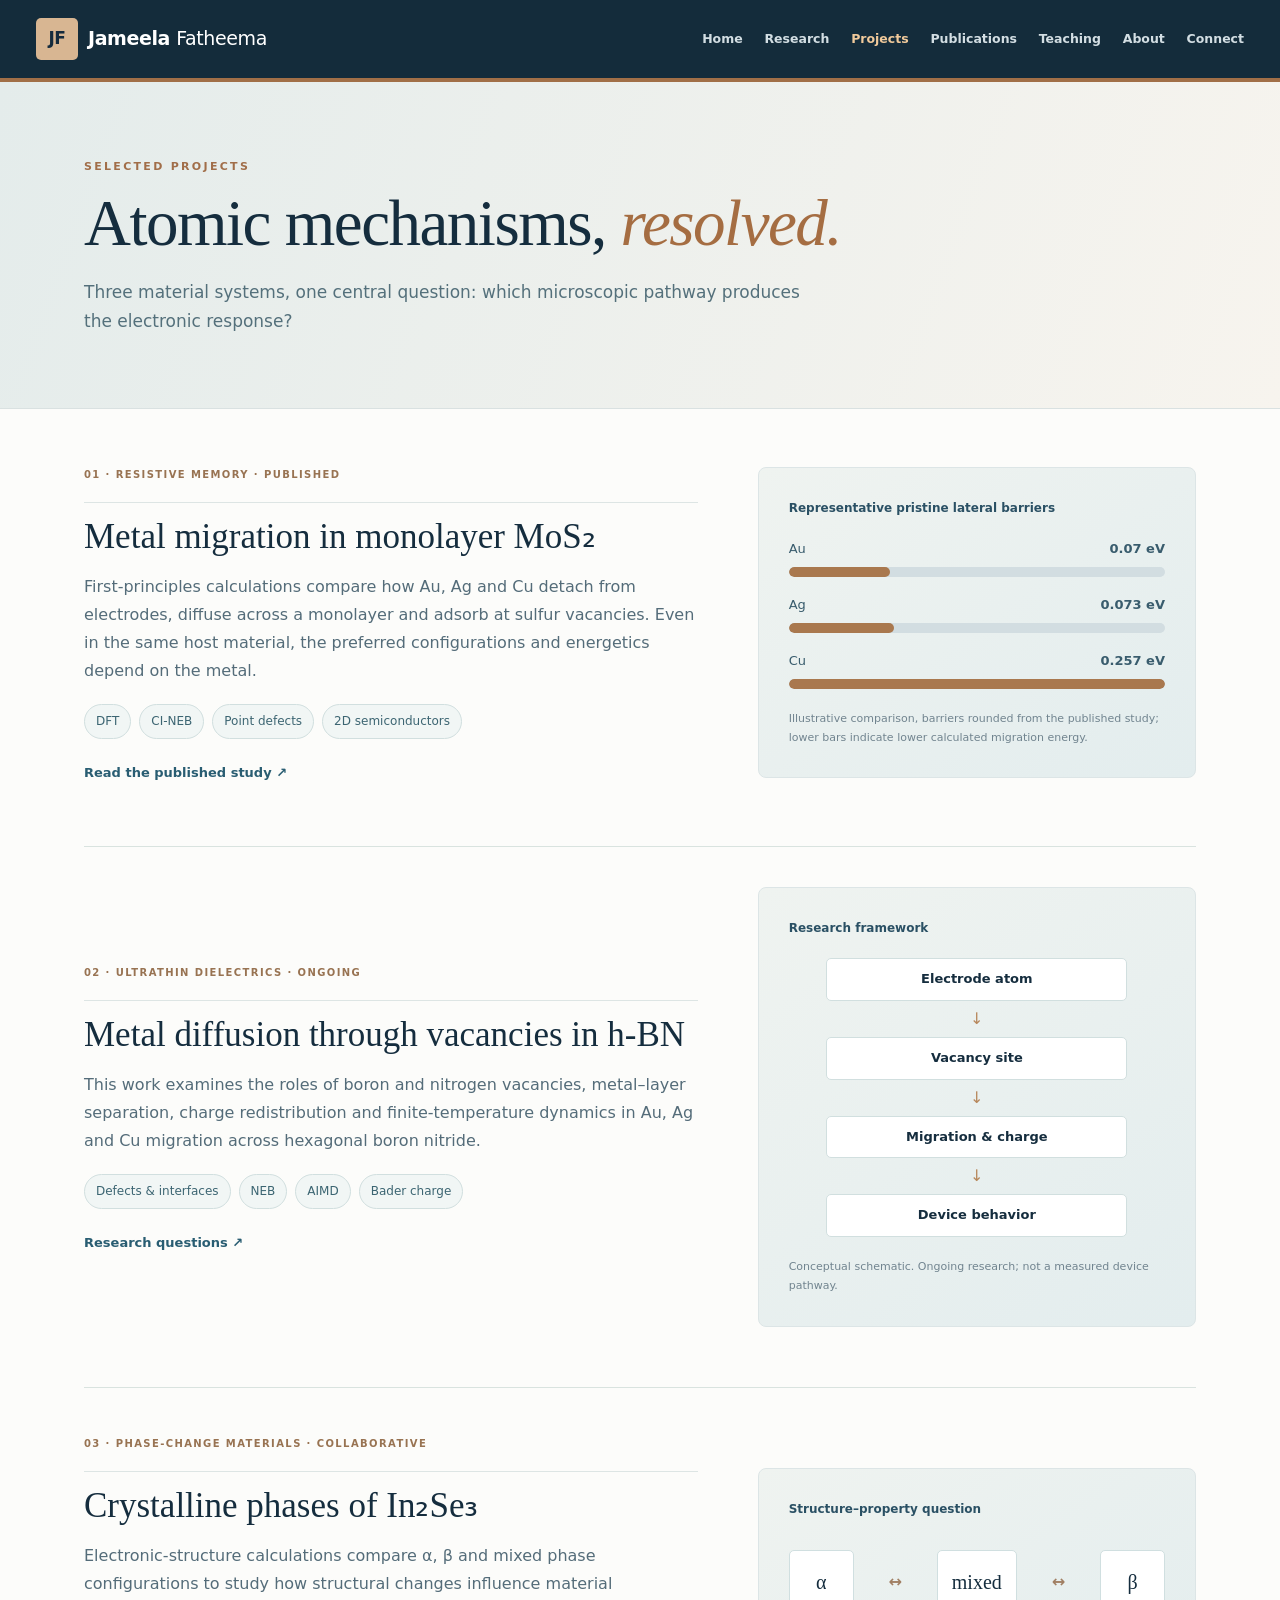
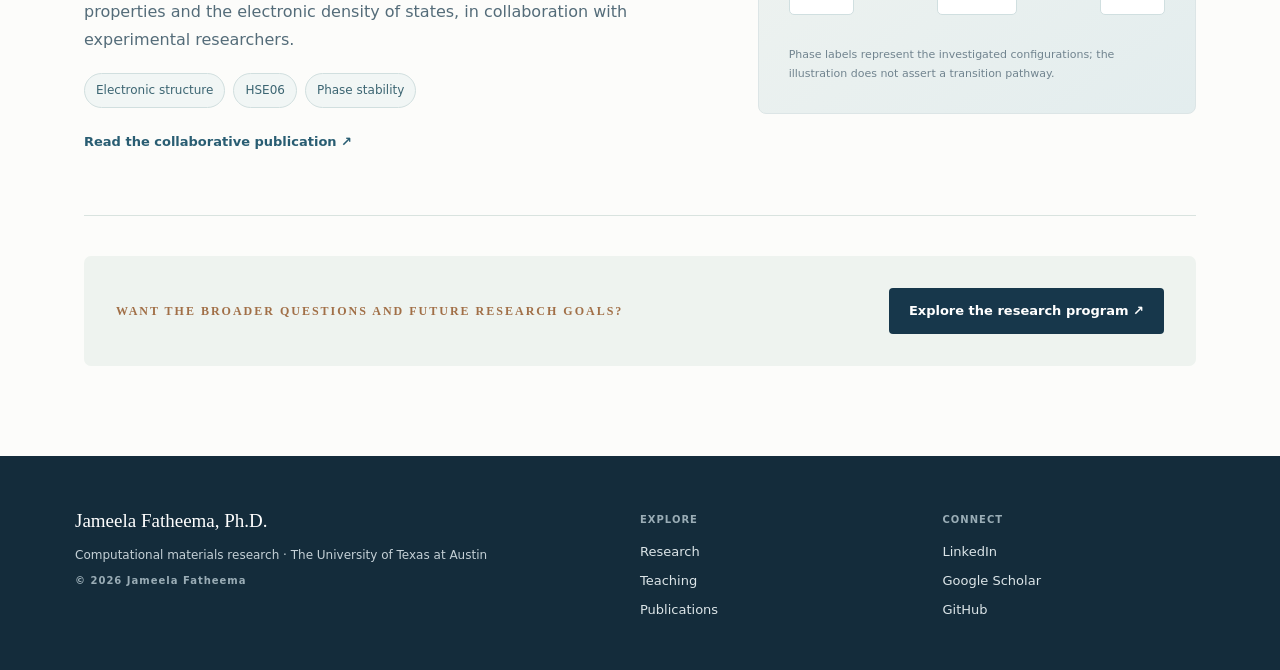
<file: projects.html>
<!doctype html><html lang="en"><head><meta charset="utf-8"><meta name="viewport" content="width=device-width,initial-scale=1"><meta name="description" content="Selected research projects: metal diffusion in MoS2, vacancy-mediated switching in h-BN, and structural phases of In2Se3."><meta name="theme-color" content="#142c3b"><title>Research Projects | Jameela Fatheema</title><link rel="stylesheet" href="./style.css"></head><body><a class="skip" href="#main-content">Skip to content</a><header class="site-header"><div class="head-inner"><a class="brand" href="./index.html"><span class="mark">JF</span><span>Jameela <span class="brand-light">Fatheema</span></span></a><nav class="nav" aria-label="Primary navigation"><a href="./index.html" data-nav="home">Home</a><a href="./research.html" data-nav="research">Research</a><a href="./projects.html" data-nav="projects" aria-current="page">Projects</a><a href="./publications.html" data-nav="publications">Publications</a><a href="./teaching.html" data-nav="teaching">Teaching</a><a href="./about.html" data-nav="about">About</a><a href="./contact.html" data-nav="contact">Connect</a></nav></div></header>
<div class="interior-hero"><div class="home-container"><p class="eyebrow">Selected projects</p><h1>Atomic mechanisms, <em>resolved.</em></h1><p>Three material systems, one central question: which microscopic pathway produces the electronic response?</p></div></div>
<main id="main-content" class="home-container interior-main">
<section class="research-project" id="mos2"><div class="research-project-head"><div><span class="meta">01 · RESISTIVE MEMORY · PUBLISHED</span><h2>Metal migration in monolayer MoS₂</h2><p>First-principles calculations compare how Au, Ag and Cu detach from electrodes, diffuse across a monolayer and adsorb at sulfur vacancies. Even in the same host material, the preferred configurations and energetics depend on the metal.</p><div class="topic-tags"><span>DFT</span><span>CI-NEB</span><span>Point defects</span><span>2D semiconductors</span></div><a class="text-link" href="https://doi.org/10.1038/s41699-025-00593-x" target="_blank" rel="noopener noreferrer">Read the published study ↗</a></div><div class="project-panel"><span class="panel-label">Representative pristine lateral barriers</span><div class="bar-label"><span>Au</span><strong>0.07 eV</strong></div><div class="bar-track"><div style="width:27%"></div></div><div class="bar-label"><span>Ag</span><strong>0.073 eV</strong></div><div class="bar-track"><div style="width:28%"></div></div><div class="bar-label"><span>Cu</span><strong>0.257 eV</strong></div><div class="bar-track"><div style="width:100%"></div></div><p class="figure-foot">Illustrative comparison, barriers rounded from the published study; lower bars indicate lower calculated migration energy.</p></div></div></section>
<section class="research-project" id="hbn"><div class="research-project-head"><div><span class="meta">02 · ULTRATHIN DIELECTRICS · ONGOING</span><h2>Metal diffusion through vacancies in h-BN</h2><p>This work examines the roles of boron and nitrogen vacancies, metal–layer separation, charge redistribution and finite-temperature dynamics in Au, Ag and Cu migration across hexagonal boron nitride.</p><div class="topic-tags"><span>Defects & interfaces</span><span>NEB</span><span>AIMD</span><span>Bader charge</span></div><a class="text-link" href="./research.html">Research questions ↗</a></div><div class="project-panel"><span class="panel-label">Research framework</span><div class="flow-diagram"><div>Electrode atom</div><span>↓</span><div>Vacancy site</div><span>↓</span><div>Migration & charge</div><span>↓</span><div>Device behavior</div></div><p class="figure-foot">Conceptual schematic. Ongoing research; not a measured device pathway.</p></div></div></section>
<section class="research-project" id="inse3"><div class="research-project-head"><div><span class="meta">03 · PHASE-CHANGE MATERIALS · COLLABORATIVE</span><h2>Crystalline phases of In₂Se₃</h2><p>Electronic-structure calculations compare α, β and mixed phase configurations to study how structural changes influence material properties and the electronic density of states, in collaboration with experimental researchers.</p><div class="topic-tags"><span>Electronic structure</span><span>HSE06</span><span>Phase stability</span></div><a class="text-link" href="https://doi.org/10.1002/aelm.202300457" target="_blank" rel="noopener noreferrer">Read the collaborative publication ↗</a></div><div class="project-panel"><span class="panel-label">Structure–property question</span><div class="phase-diagram"><span>α</span><b>↔</b><span>mixed</span><b>↔</b><span>β</span></div><p class="figure-foot">Phase labels represent the investigated configurations; the illustration does not assert a transition pathway.</p></div></div></section>
<div class="next-step"><p>Want the broader questions and future research goals?</p><a class="btn btn-primary" href="./research.html">Explore the research program ↗</a></div></main><footer class="site-footer"><div class="footer-inner"><div><a class="footer-brand" href="./index.html">Jameela Fatheema, Ph.D.</a><p>Computational materials research · The University of Texas at Austin</p><p class="fine">© 2026 Jameela Fatheema</p></div><div><span class="fine light">EXPLORE</span><div class="footer-links"><a href="./research.html">Research</a><a href="./teaching.html">Teaching</a><a href="./publications.html">Publications</a></div></div><div><span class="fine light">CONNECT</span><div class="footer-links"><a href="https://www.linkedin.com/in/jameela-fatheema-aa6348159/" target="_blank" rel="noopener noreferrer">LinkedIn</a><a href="https://scholar.google.com/citations?user=cHxb59kAAAAJ&amp;hl=en" target="_blank" rel="noopener noreferrer">Google Scholar</a><a href="https://github.com/j-shah-7" target="_blank" rel="noopener noreferrer">GitHub</a></div></div></div></footer></body></html>
</file>
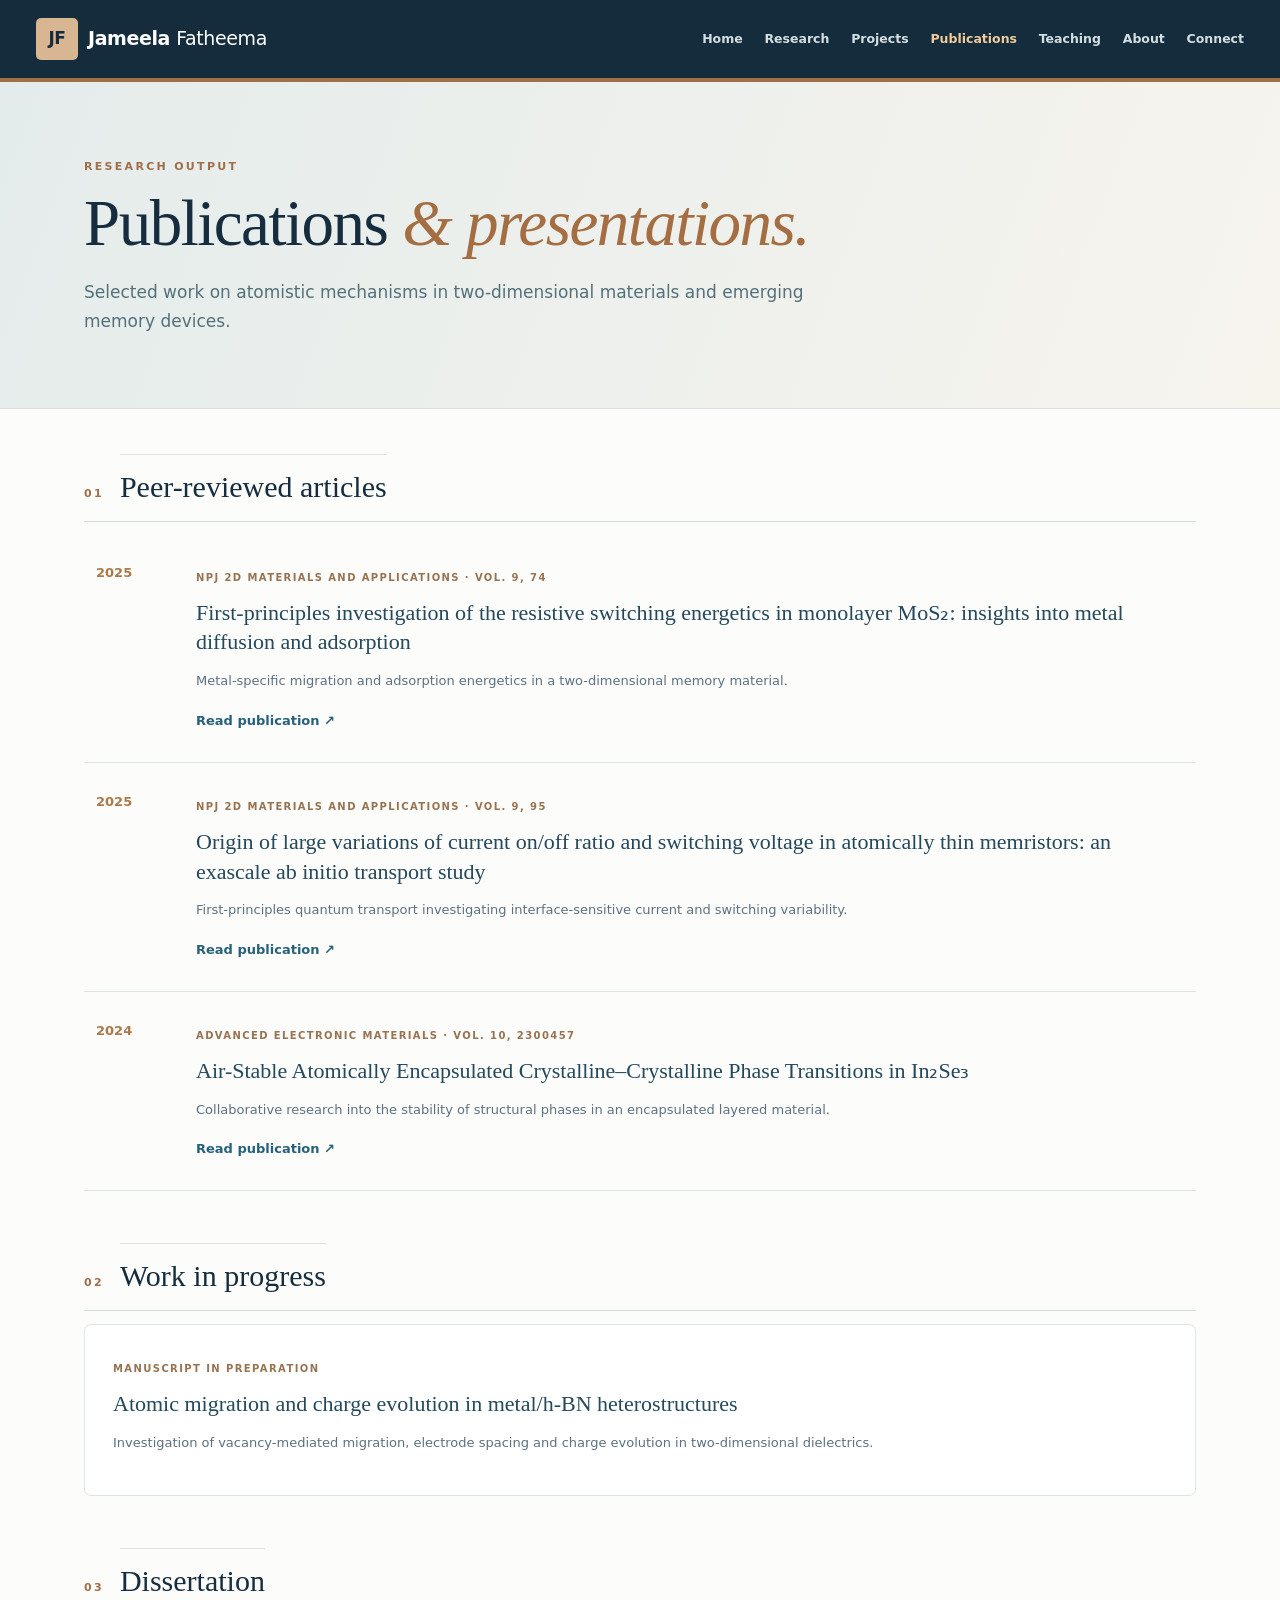
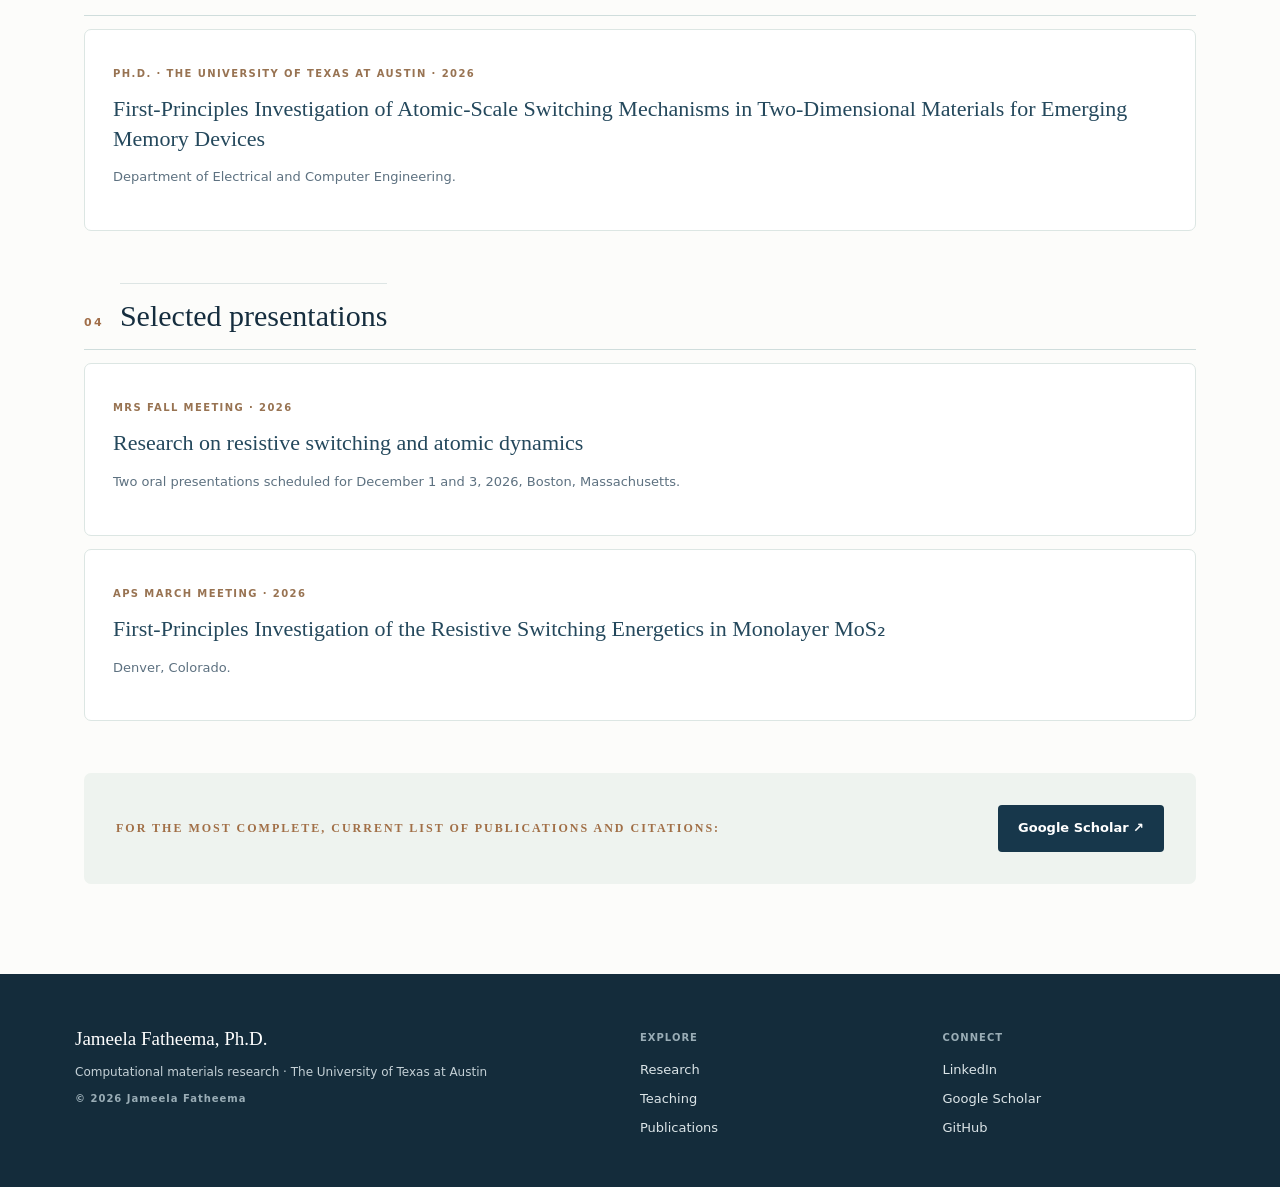
<file: publications.html>
<!doctype html><html lang="en"><head><meta charset="utf-8"><meta name="viewport" content="width=device-width,initial-scale=1"><meta name="description" content="Peer-reviewed articles, dissertation and conference presentations by Jameela Fatheema."><meta name="theme-color" content="#142c3b"><title>Publications & Presentations | Jameela Fatheema</title><link rel="stylesheet" href="./style.css"></head><body><a class="skip" href="#main-content">Skip to content</a><header class="site-header"><div class="head-inner"><a class="brand" href="./index.html"><span class="mark">JF</span><span>Jameela <span class="brand-light">Fatheema</span></span></a><nav class="nav" aria-label="Primary navigation"><a href="./index.html" data-nav="home">Home</a><a href="./research.html" data-nav="research">Research</a><a href="./projects.html" data-nav="projects">Projects</a><a href="./publications.html" data-nav="publications" aria-current="page">Publications</a><a href="./teaching.html" data-nav="teaching">Teaching</a><a href="./about.html" data-nav="about">About</a><a href="./contact.html" data-nav="contact">Connect</a></nav></div></header>
<div class="interior-hero"><div class="home-container"><p class="eyebrow">Research output</p><h1>Publications <em>& presentations.</em></h1><p>Selected work on atomistic mechanisms in two-dimensional materials and emerging memory devices.</p></div></div>
<main id="main-content" class="home-container interior-main">
<section class="list-section"><div class="list-section-title"><span class="eyebrow">01</span><h2>Peer-reviewed articles</h2></div>
<article class="publication-card"><span class="pub-year">2025</span><div><span class="meta">NPJ 2D MATERIALS AND APPLICATIONS · VOL. 9, 74</span><h3>First-principles investigation of the resistive switching energetics in monolayer MoS₂: insights into metal diffusion and adsorption</h3><p>Metal-specific migration and adsorption energetics in a two-dimensional memory material.</p><a href="https://doi.org/10.1038/s41699-025-00593-x" target="_blank" rel="noopener noreferrer">Read publication ↗</a></div></article>
<article class="publication-card"><span class="pub-year">2025</span><div><span class="meta">NPJ 2D MATERIALS AND APPLICATIONS · VOL. 9, 95</span><h3>Origin of large variations of current on/off ratio and switching voltage in atomically thin memristors: an exascale ab initio transport study</h3><p>First-principles quantum transport investigating interface-sensitive current and switching variability.</p><a href="https://doi.org/10.1038/s41699-025-00611-y" target="_blank" rel="noopener noreferrer">Read publication ↗</a></div></article>
<article class="publication-card"><span class="pub-year">2024</span><div><span class="meta">ADVANCED ELECTRONIC MATERIALS · VOL. 10, 2300457</span><h3>Air-Stable Atomically Encapsulated Crystalline–Crystalline Phase Transitions in In₂Se₃</h3><p>Collaborative research into the stability of structural phases in an encapsulated layered material.</p><a href="https://doi.org/10.1002/aelm.202300457" target="_blank" rel="noopener noreferrer">Read publication ↗</a></div></article>
</section>
<section class="list-section"><div class="list-section-title"><span class="eyebrow">02</span><h2>Work in progress</h2></div><div class="info-card"><span class="meta">MANUSCRIPT IN PREPARATION</span><h3>Atomic migration and charge evolution in metal/h-BN heterostructures</h3><p>Investigation of vacancy-mediated migration, electrode spacing and charge evolution in two-dimensional dielectrics.</p></div></section>
<section class="list-section"><div class="list-section-title"><span class="eyebrow">03</span><h2>Dissertation</h2></div><div class="info-card"><span class="meta">PH.D. · THE UNIVERSITY OF TEXAS AT AUSTIN · 2026</span><h3>First-Principles Investigation of Atomic-Scale Switching Mechanisms in Two-Dimensional Materials for Emerging Memory Devices</h3><p>Department of Electrical and Computer Engineering.</p></div></section>
<section class="list-section"><div class="list-section-title"><span class="eyebrow">04</span><h2>Selected presentations</h2></div><div class="info-card"><span class="meta">MRS FALL MEETING · 2026</span><h3>Research on resistive switching and atomic dynamics</h3><p>Two oral presentations scheduled for December 1 and 3, 2026, Boston, Massachusetts.</p></div><div class="info-card"><span class="meta">APS MARCH MEETING · 2026</span><h3>First-Principles Investigation of the Resistive Switching Energetics in Monolayer MoS₂</h3><p>Denver, Colorado.</p></div></section>
<div class="next-step"><p>For the most complete, current list of publications and citations:</p><a class="btn btn-primary" href="https://scholar.google.com/citations?user=cHxb59kAAAAJ&amp;hl=en" target="_blank" rel="noopener noreferrer">Google Scholar ↗</a></div></main><footer class="site-footer"><div class="footer-inner"><div><a class="footer-brand" href="./index.html">Jameela Fatheema, Ph.D.</a><p>Computational materials research · The University of Texas at Austin</p><p class="fine">© 2026 Jameela Fatheema</p></div><div><span class="fine light">EXPLORE</span><div class="footer-links"><a href="./research.html">Research</a><a href="./teaching.html">Teaching</a><a href="./publications.html">Publications</a></div></div><div><span class="fine light">CONNECT</span><div class="footer-links"><a href="https://www.linkedin.com/in/jameela-fatheema-aa6348159/" target="_blank" rel="noopener noreferrer">LinkedIn</a><a href="https://scholar.google.com/citations?user=cHxb59kAAAAJ&amp;hl=en" target="_blank" rel="noopener noreferrer">Google Scholar</a><a href="https://github.com/j-shah-7" target="_blank" rel="noopener noreferrer">GitHub</a></div></div></div></footer></body></html>
</file>
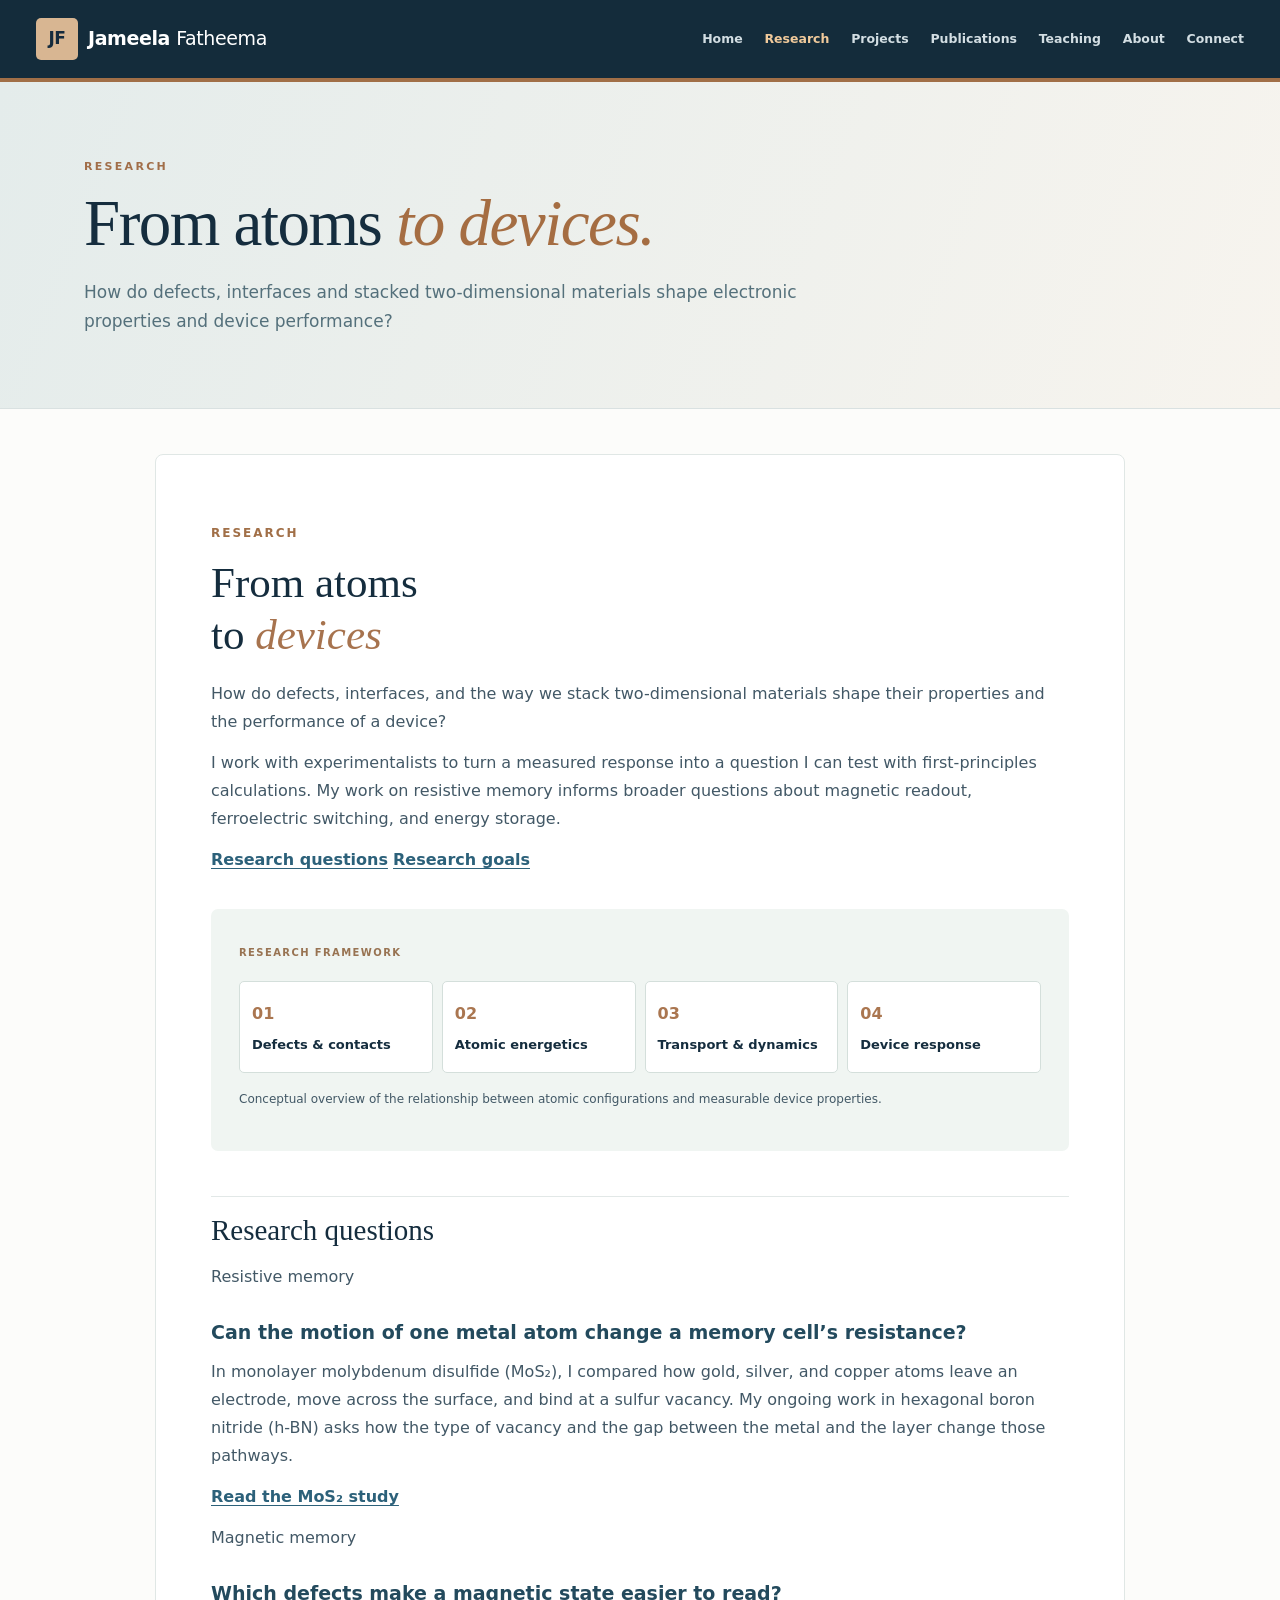
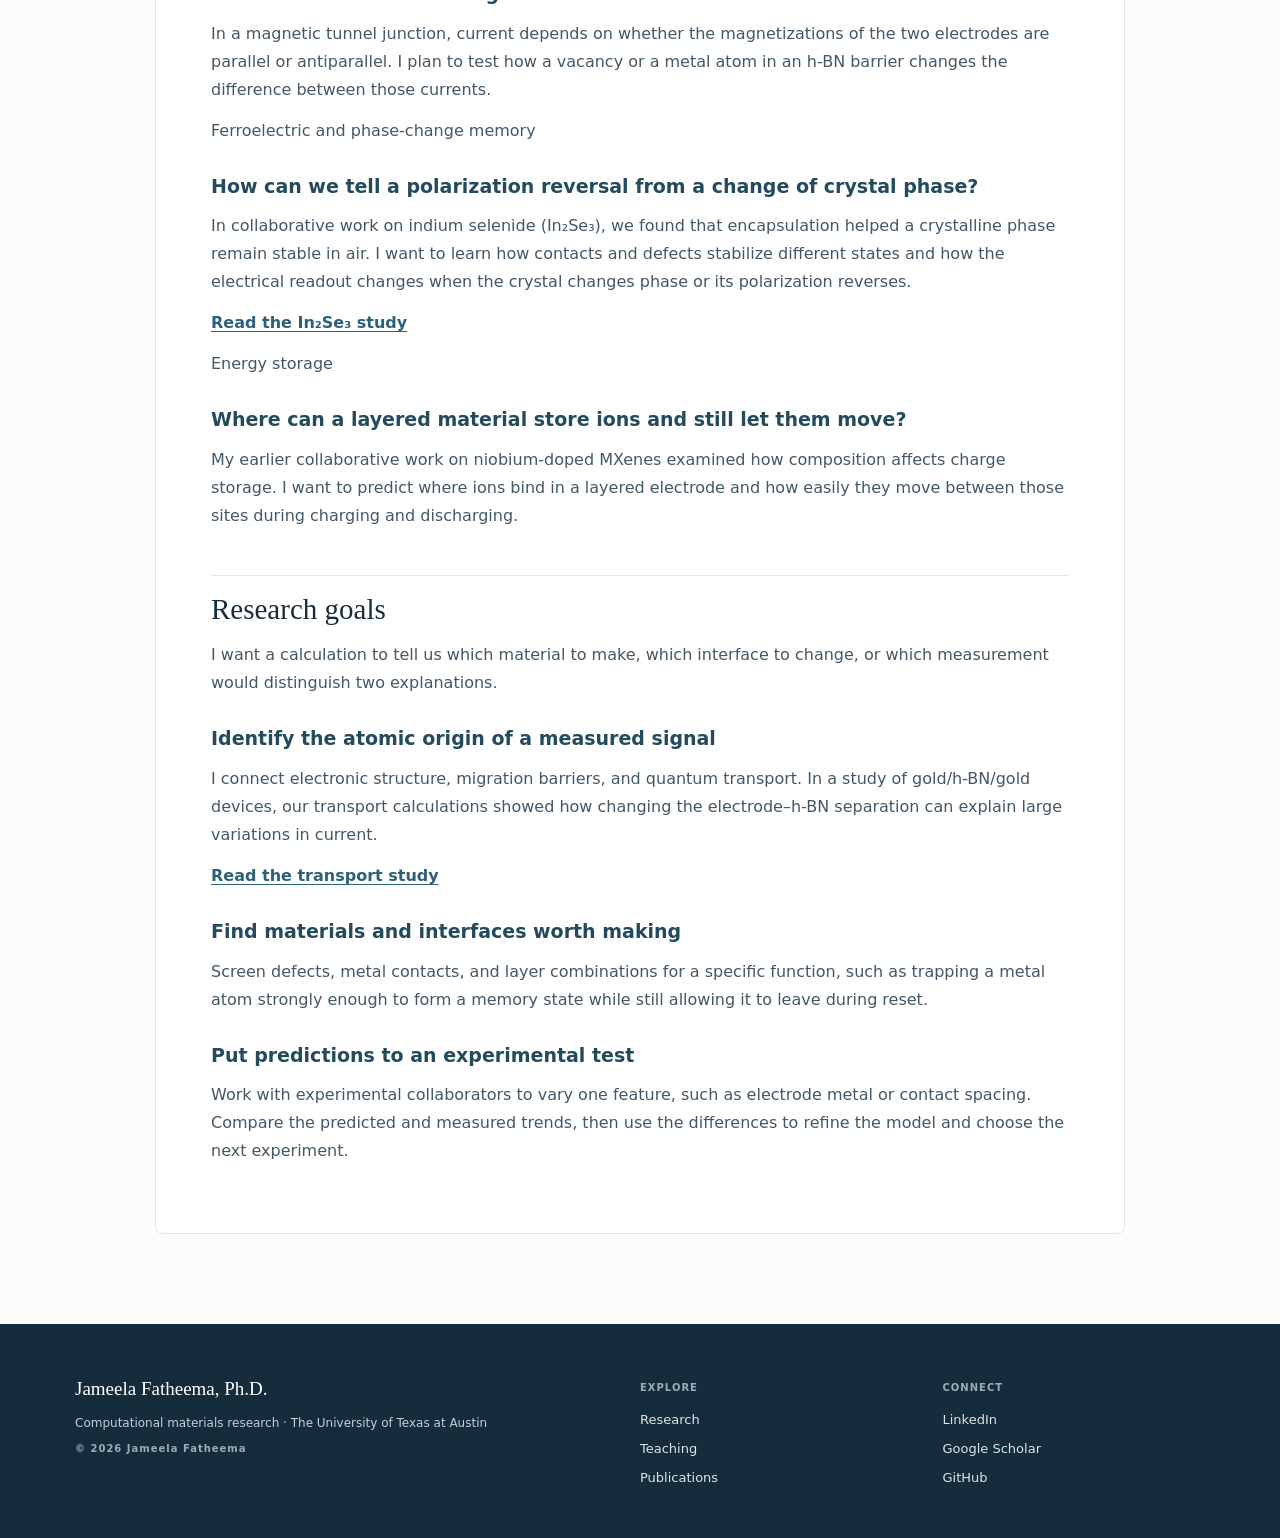
<file: research.html>
<!doctype html><html lang="en"><head><meta charset="utf-8"><meta name="viewport" content="width=device-width,initial-scale=1"><meta name="description" content="Research questions and goals for first-principles modeling of atomically thin materials."><meta name="theme-color" content="#142c3b"><title>Research | Jameela Fatheema</title><link rel="stylesheet" href="./style.css"></head><body><a class="skip" href="#main-content">Skip to content</a><header class="site-header"><div class="head-inner"><a class="brand" href="./index.html"><span class="mark">JF</span><span>Jameela <span class="brand-light">Fatheema</span></span></a><nav class="nav" aria-label="Primary navigation"><a href="./index.html" data-nav="home">Home</a><a href="./research.html" data-nav="research" aria-current="page">Research</a><a href="./projects.html" data-nav="projects">Projects</a><a href="./publications.html" data-nav="publications">Publications</a><a href="./teaching.html" data-nav="teaching">Teaching</a><a href="./about.html" data-nav="about">About</a><a href="./contact.html" data-nav="contact">Connect</a></nav></div></header>
 <div class="interior-hero"><div class="home-container"><p class="eyebrow">Research</p><h1>From atoms <em>to devices.</em></h1><p>How do defects, interfaces and stacked two-dimensional materials shape electronic properties and device performance?</p></div></div>
 <main id="main-content" class="home-container interior-main"><div class="legacy-content"><p>Research</p>
<h1 id="from-atoms-to-devices">From atoms<br>to <em>devices</em></h1>
<p>How do defects, interfaces, and the way we stack two-dimensional materials shape their properties and the performance of a device?</p>
<p>I work with experimentalists to turn a measured response into a question I can test with first-principles calculations. My work on resistive memory informs broader questions about magnetic readout, ferroelectric switching, and energy storage.</p>
<p><a href="#questions">Research questions</a> <a href="#goals">Research goals</a></p>
<div class="concept-panel"><span class="meta">RESEARCH FRAMEWORK</span><div class="concept-grid"><div><b>01</b><span>Defects & contacts</span></div><div><b>02</b><span>Atomic energetics</span></div><div><b>03</b><span>Transport & dynamics</span></div><div><b>04</b><span>Device response</span></div></div><p>Conceptual overview of the relationship between atomic configurations and measurable device properties.</p></div>

<h2 id="questions">Research questions</h2>
<p>Resistive memory</p>
<h3 id="can-the-motion-of-one-metal-atom-change-a-memory-cells-resistance">Can the motion of one metal atom change a memory cell’s resistance?</h3>
<p>In monolayer molybdenum disulfide (MoS₂), I compared how gold, silver, and copper atoms leave an electrode, move across the surface, and bind at a sulfur vacancy. My ongoing work in hexagonal boron nitride (h-BN) asks how the type of vacancy and the gap between the metal and the layer change those pathways.</p>
<p><a href="https://doi.org/10.1038/s41699-025-00593-x" target="_blank" rel="noopener noreferrer">Read the MoS₂ study</a></p>
<p>Magnetic memory</p>
<h3 id="which-defects-make-a-magnetic-state-easier-to-read">Which defects make a magnetic state easier to read?</h3>
<p>In a magnetic tunnel junction, current depends on whether the magnetizations of the two electrodes are parallel or antiparallel. I plan to test how a vacancy or a metal atom in an h-BN barrier changes the difference between those currents.</p>
<p>Ferroelectric and phase-change memory</p>
<h3 id="how-can-we-tell-a-polarization-reversal-from-a-change-of-crystal-phase">How can we tell a polarization reversal from a change of crystal phase?</h3>
<p>In collaborative work on indium selenide (In₂Se₃), we found that encapsulation helped a crystalline phase remain stable in air. I want to learn how contacts and defects stabilize different states and how the electrical readout changes when the crystal changes phase or its polarization reverses.</p>
<p><a href="https://doi.org/10.1002/aelm.202300457" target="_blank" rel="noopener noreferrer">Read the In₂Se₃ study</a></p>
<p>Energy storage</p>
<h3 id="where-can-a-layered-material-store-ions-and-still-let-them-move">Where can a layered material store ions and still let them move?</h3>
<p>My earlier collaborative work on niobium-doped MXenes examined how composition affects charge storage. I want to predict where ions bind in a layered electrode and how easily they move between those sites during charging and discharging.</p>
<h2 id="goals">Research goals</h2>
<p>I want a calculation to tell us which material to make, which interface to change, or which measurement would distinguish two explanations.</p>
<h3 id="identify-the-atomic-origin-of-a-measured-signal">Identify the atomic origin of a measured signal</h3>
<p>I connect electronic structure, migration barriers, and quantum transport. In a study of gold/h-BN/gold devices, our transport calculations showed how changing the electrode–h-BN separation can explain large variations in current.</p>
<p><a href="https://doi.org/10.1038/s41699-025-00611-y" target="_blank" rel="noopener noreferrer">Read the transport study</a></p>
<h3 id="find-materials-and-interfaces-worth-making">Find materials and interfaces worth making</h3>
<p>Screen defects, metal contacts, and layer combinations for a specific function, such as trapping a metal atom strongly enough to form a memory state while still allowing it to leave during reset.</p>
<h3 id="put-predictions-to-an-experimental-test">Put predictions to an experimental test</h3>
<p>Work with experimental collaborators to vary one feature, such as electrode metal or contact spacing. Compare the predicted and measured trends, then use the differences to refine the model and choose the next experiment.</p></div></main><footer class="site-footer"><div class="footer-inner"><div><a class="footer-brand" href="./index.html">Jameela Fatheema, Ph.D.</a><p>Computational materials research · The University of Texas at Austin</p><p class="fine">© 2026 Jameela Fatheema</p></div><div><span class="fine light">EXPLORE</span><div class="footer-links"><a href="./research.html">Research</a><a href="./teaching.html">Teaching</a><a href="./publications.html">Publications</a></div></div><div><span class="fine light">CONNECT</span><div class="footer-links"><a href="https://www.linkedin.com/in/jameela-fatheema-aa6348159/" target="_blank" rel="noopener noreferrer">LinkedIn</a><a href="https://scholar.google.com/citations?user=cHxb59kAAAAJ&amp;hl=en" target="_blank" rel="noopener noreferrer">Google Scholar</a><a href="https://github.com/j-shah-7" target="_blank" rel="noopener noreferrer">GitHub</a></div></div></div></footer></body></html>
</file>
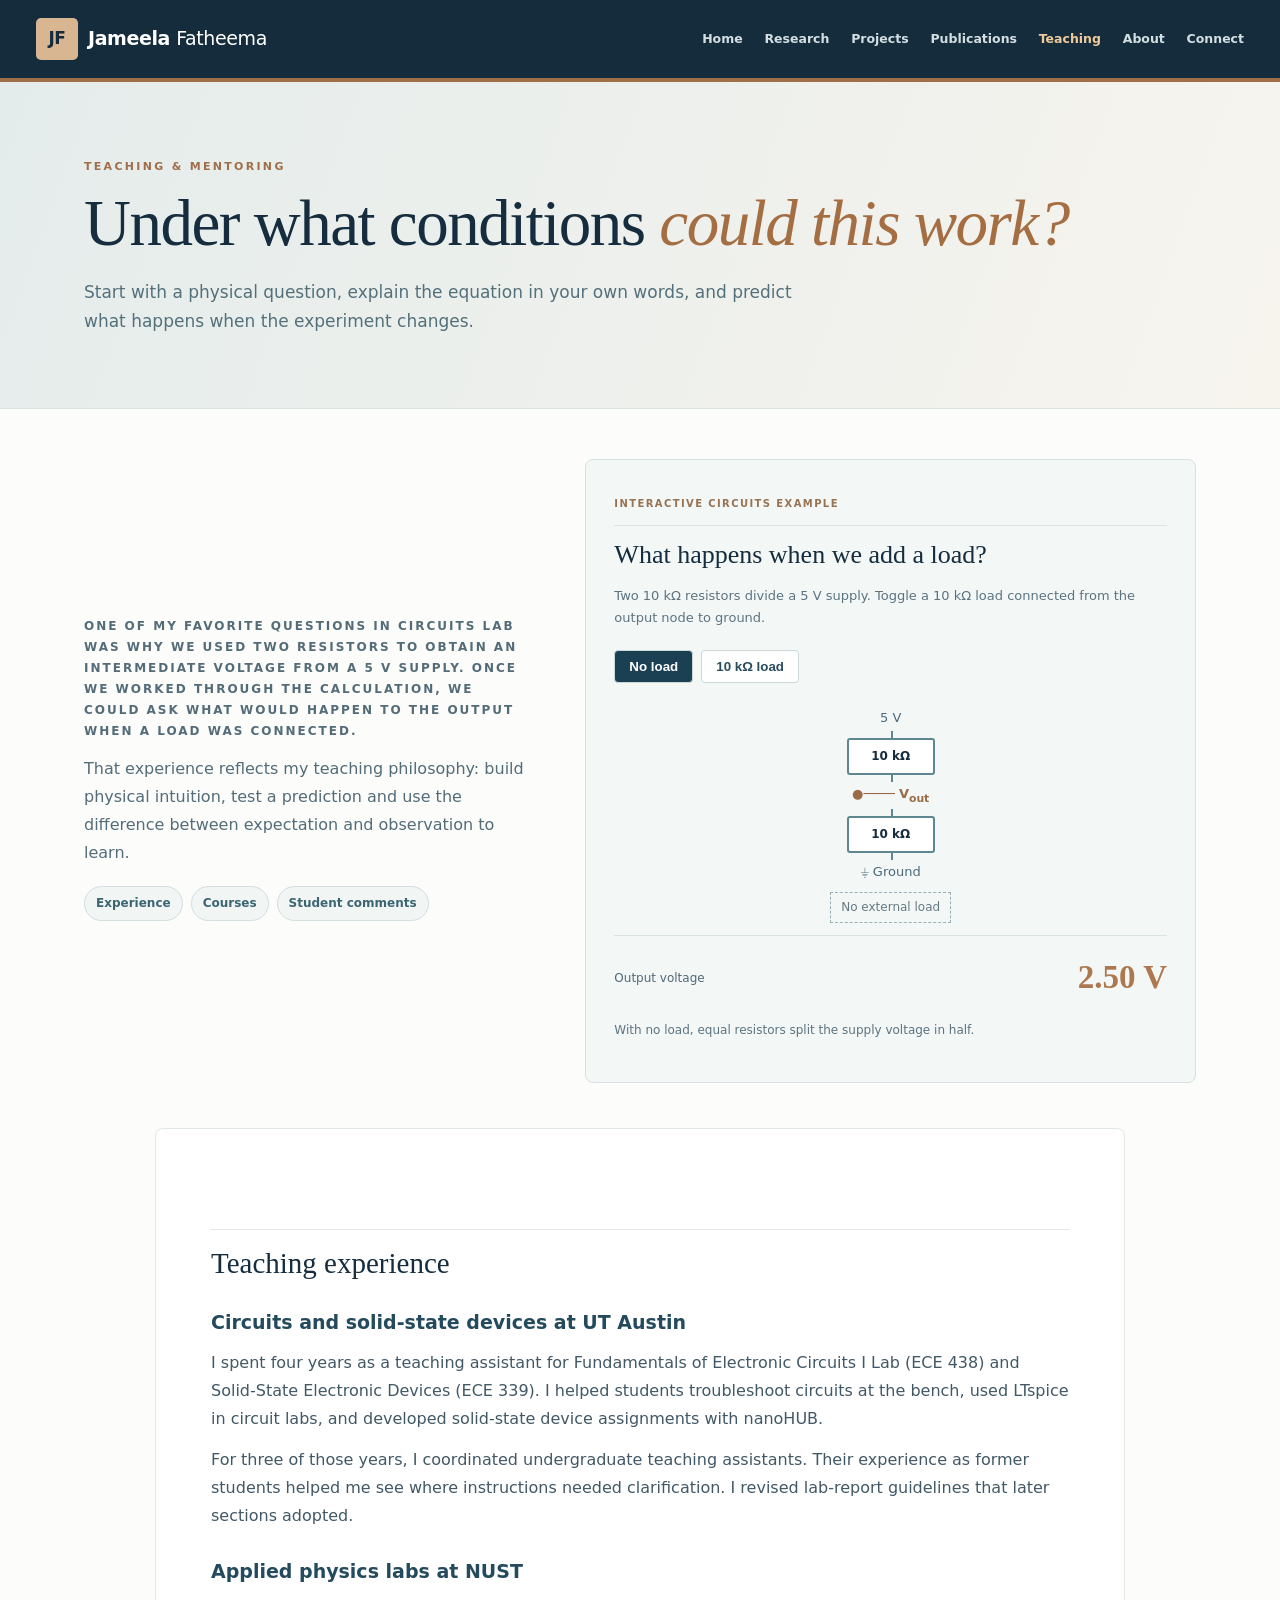
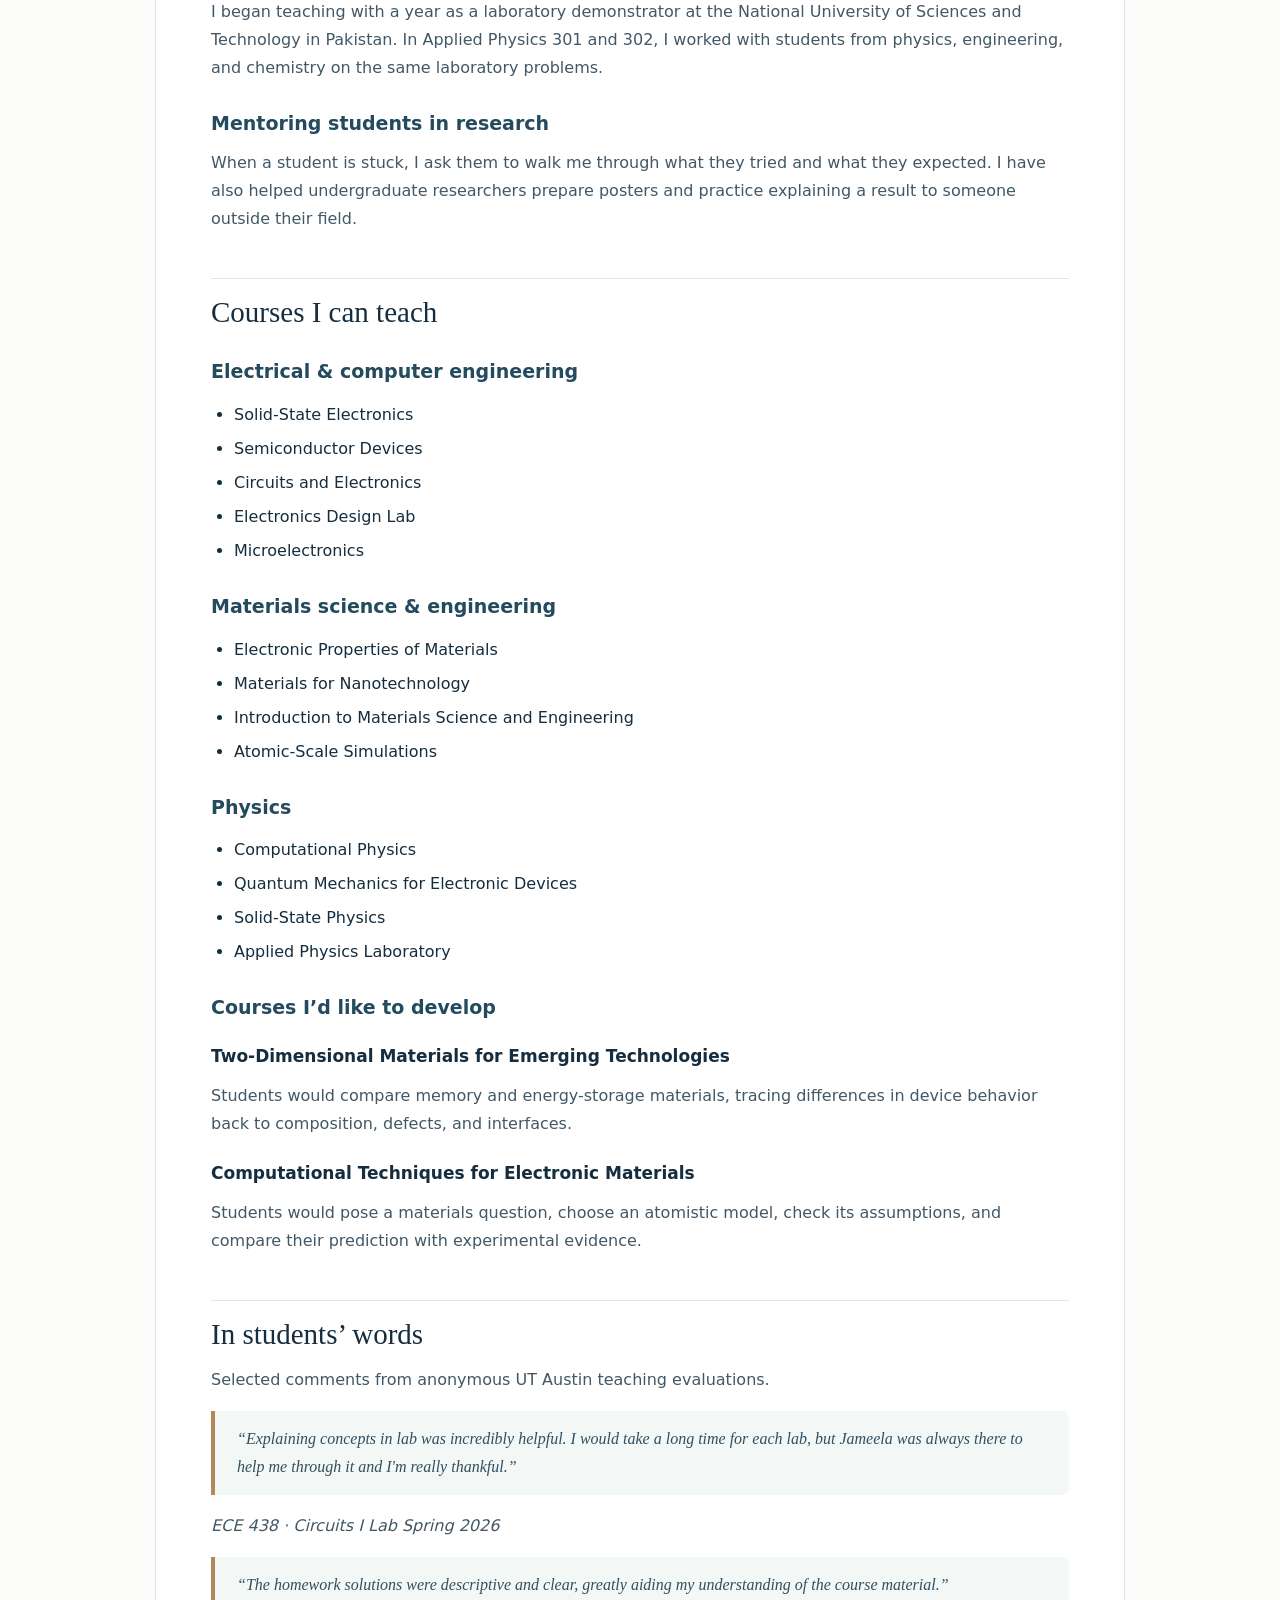
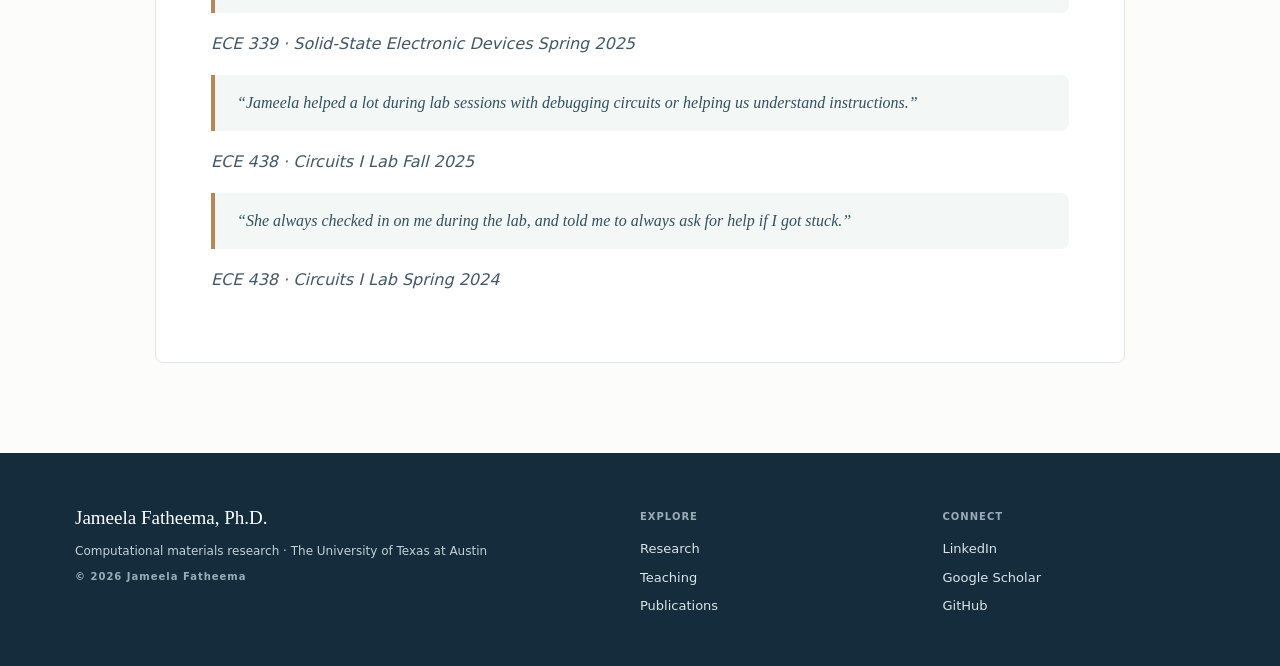
<file: teaching.html>
<!doctype html><html lang="en"><head><meta charset="utf-8"><meta name="viewport" content="width=device-width,initial-scale=1"><meta name="description" content="Teaching philosophy, courses, circuits and solid-state devices experience, and selected anonymous student comments."><meta name="theme-color" content="#142c3b"><title>Teaching & Mentoring | Jameela Fatheema</title><link rel="stylesheet" href="./style.css"></head><body><a class="skip" href="#main-content">Skip to content</a><header class="site-header"><div class="head-inner"><a class="brand" href="./index.html"><span class="mark">JF</span><span>Jameela <span class="brand-light">Fatheema</span></span></a><nav class="nav" aria-label="Primary navigation"><a href="./index.html" data-nav="home">Home</a><a href="./research.html" data-nav="research">Research</a><a href="./projects.html" data-nav="projects">Projects</a><a href="./publications.html" data-nav="publications">Publications</a><a href="./teaching.html" data-nav="teaching" aria-current="page">Teaching</a><a href="./about.html" data-nav="about">About</a><a href="./contact.html" data-nav="contact">Connect</a></nav></div></header>
<div class="interior-hero"><div class="home-container"><p class="eyebrow">Teaching & mentoring</p><h1>Under what conditions <em>could this work?</em></h1><p>Start with a physical question, explain the equation in your own words, and predict what happens when the experiment changes.</p></div></div>
<main id="main-content" class="home-container interior-main">
<section class="teaching-intro"><div><p>One of my favorite questions in circuits lab was why we used two resistors to obtain an intermediate voltage from a 5 V supply. Once we worked through the calculation, we could ask what would happen to the output when a load was connected.</p><p>That experience reflects my teaching philosophy: build physical intuition, test a prediction and use the difference between expectation and observation to learn.</p><div class="topic-tags"><a href="#experience">Experience</a><a href="#courses">Courses</a><a href="#student-comments">Student comments</a></div></div>
<div class="divider-demo" aria-label="Interactive voltage divider demonstration"><span class="meta">INTERACTIVE CIRCUITS EXAMPLE</span><h2>What happens when we add a load?</h2><p>Two 10 kΩ resistors divide a 5 V supply. Toggle a 10 kΩ load connected from the output node to ground.</p><div class="demo-buttons"><button type="button" class="demo-button active" data-load="off" aria-pressed="true">No load</button><button type="button" class="demo-button" data-load="on" aria-pressed="false">10 kΩ load</button></div><div class="circuit" aria-hidden="true"><div class="circuit-supply">5 V</div><div class="circuit-resistor">10 kΩ</div><div class="circuit-node">●──── <strong>V<sub>out</sub></strong></div><div class="circuit-resistor">10 kΩ</div><div class="circuit-ground">⏚ Ground</div><div id="load-indicator" class="load-indicator">No external load</div></div><div class="voltage-readout" aria-live="polite"><span>Output voltage</span><strong id="vout">2.50 V</strong></div><p id="divider-explanation" class="demo-explanation">With no load, equal resistors split the supply voltage in half.</p></div>
</section>
<section class="legacy-content"><h2 id="experience">Teaching experience</h2>
<h3 id="circuits-and-solid-state-devices-at-ut-austin">Circuits and solid-state devices at UT Austin</h3>
<p>I spent four years as a teaching assistant for Fundamentals of Electronic Circuits I Lab (ECE 438) and Solid-State Electronic Devices (ECE 339). I helped students troubleshoot circuits at the bench, used LTspice in circuit labs, and developed solid-state device assignments with nanoHUB.</p>
<p>For three of those years, I coordinated undergraduate teaching assistants. Their experience as former students helped me see where instructions needed clarification. I revised lab-report guidelines that later sections adopted.</p>
<h3 id="applied-physics-labs-at-nust">Applied physics labs at NUST</h3>
<p>I began teaching with a year as a laboratory demonstrator at the National University of Sciences and Technology in Pakistan. In Applied Physics 301 and 302, I worked with students from physics, engineering, and chemistry on the same laboratory problems.</p>
<h3 id="mentoring-students-in-research">Mentoring students in research</h3>
<p>When a student is stuck, I ask them to walk me through what they tried and what they expected. I have also helped undergraduate researchers prepare posters and practice explaining a result to someone outside their field.</p>
<h2 id="courses">Courses I can teach</h2>
<h3 id="electrical-computer-engineering">Electrical &amp; computer engineering</h3>
<ul class="clean-list"><li>Solid-State Electronics</li><li>Semiconductor Devices</li><li>Circuits and Electronics</li><li>Electronics Design Lab</li><li>Microelectronics</li></ul>
<h3 id="materials-science-engineering">Materials science &amp; engineering</h3>
<ul class="clean-list"><li>Electronic Properties of Materials</li><li>Materials for Nanotechnology</li><li>Introduction to Materials Science and Engineering</li><li>Atomic-Scale Simulations</li></ul>
<h3 id="physics">Physics</h3>
<ul class="clean-list"><li>Computational Physics</li><li>Quantum Mechanics for Electronic Devices</li><li>Solid-State Physics</li><li>Applied Physics Laboratory</li></ul>
<h3 id="courses-id-like-to-develop">Courses I’d like to develop</h3>
<h4 id="two-dimensional-materials-for-emerging-technologies">Two-Dimensional Materials for Emerging Technologies</h4>
<p>Students would compare memory and energy-storage materials, tracing differences in device behavior back to composition, defects, and interfaces.</p>
<h4 id="computational-techniques-for-electronic-materials">Computational Techniques for Electronic Materials</h4>
<p>Students would pose a materials question, choose an atomistic model, check its assumptions, and compare their prediction with experimental evidence.</p>
<h2 id="student-comments">In students’ words</h2>
<p>Selected comments from anonymous UT Austin teaching evaluations.</p>
<blockquote>“Explaining concepts in lab was incredibly helpful. I would take a long time for each lab, but Jameela was always there to help me through it and I'm really thankful.”</blockquote>
<p><em>ECE 438 · Circuits I Lab Spring 2026</em></p>
<blockquote>“The homework solutions were descriptive and clear, greatly aiding my understanding of the course material.”</blockquote>
<p><em>ECE 339 · Solid-State Electronic Devices Spring 2025</em></p>
<blockquote>“Jameela helped a lot during lab sessions with debugging circuits or helping us understand instructions.”</blockquote>
<p><em>ECE 438 · Circuits I Lab Fall 2025</em></p>
<blockquote>“She always checked in on me during the lab, and told me to always ask for help if I got stuck.”</blockquote>
<p><em>ECE 438 · Circuits I Lab Spring 2024</em></p></section>
</main><script defer src="./site.js"></script><footer class="site-footer"><div class="footer-inner"><div><a class="footer-brand" href="./index.html">Jameela Fatheema, Ph.D.</a><p>Computational materials research · The University of Texas at Austin</p><p class="fine">© 2026 Jameela Fatheema</p></div><div><span class="fine light">EXPLORE</span><div class="footer-links"><a href="./research.html">Research</a><a href="./teaching.html">Teaching</a><a href="./publications.html">Publications</a></div></div><div><span class="fine light">CONNECT</span><div class="footer-links"><a href="https://www.linkedin.com/in/jameela-fatheema-aa6348159/" target="_blank" rel="noopener noreferrer">LinkedIn</a><a href="https://scholar.google.com/citations?user=cHxb59kAAAAJ&amp;hl=en" target="_blank" rel="noopener noreferrer">Google Scholar</a><a href="https://github.com/j-shah-7" target="_blank" rel="noopener noreferrer">GitHub</a></div></div></div></footer></body></html>
</file>
<file: style.css>
:root{--bg:#f8f7f3;--paper:#fff;--ink:#182b37;--muted:#536b79;--accent:#a16f47;--line:#dce2e2;--dark:#152b3d}*{box-sizing:border-box}html{scroll-behavior:smooth}body{margin:0;background:var(--bg);color:var(--ink);font-family:system-ui,-apple-system,Segoe UI,Arial,sans-serif;font-size:16px;line-height:1.75}a{color:#27617b;text-underline-offset:3px}a:hover{color:#a16f47}header{background:var(--dark);color:#fff;border-bottom:4px solid var(--accent)}.head-inner{max-width:1130px;margin:auto;padding:19px 28px;display:flex;align-items:center;justify-content:space-between;gap:20px;flex-wrap:wrap}.brand{color:#fff;text-decoration:none;font-size:19px;font-weight:750;letter-spacing:-.4px}.brand .mark{display:inline-grid;place-items:center;width:42px;height:42px;margin-right:10px;background:#d8b692;color:#152b3d;border-radius:5px;font-size:17px}.nav{display:flex;flex-wrap:wrap;gap:16px}.nav a{color:#e5ecee;text-decoration:none;font-size:13px;font-weight:650}.nav a[aria-current="page"],.nav a:hover{color:#e3ba84}.intro{background:linear-gradient(115deg,#e6ecea,#f6f4ef);border-bottom:1px solid var(--line)}.intro-inner{max-width:1130px;margin:auto;padding:42px 28px 36px}.intro .eyebrow{color:#a16f47;text-transform:uppercase;letter-spacing:2px;font-size:12px;font-weight:800;margin:0 0 3px}.intro h1{margin:0 0 6px;font-family:Georgia,serif;font-size:clamp(34px,6vw,56px);line-height:1.14;font-weight:500;letter-spacing:-1.2px}.intro h1 em{font-style:italic;color:#a16f47}.intro p{max-width:800px;color:#425866;font-size:17px;margin:12px 0}.wrap{max-width:1000px;margin:0 auto;padding:30px 28px 80px}.main-card{background:var(--paper);border:1px solid var(--line);border-radius:12px;padding:clamp(22px,5vw,48px);box-shadow:0 10px 35px rgba(18,37,49,.045)}main h1{font-family:Georgia,serif;font-weight:500;font-size:clamp(32px,5vw,52px);line-height:1.15;margin:12px 0 20px}main h1 em{color:var(--accent)}main h2{font-size:clamp(22px,4vw,29px);line-height:1.25;margin:42px 0 14px;padding-top:13px;border-top:1px solid var(--line);font-family:Georgia,serif;font-weight:500}main h3{font-size:20px;line-height:1.35;margin:29px 0 7px;color:#24495d}main h4{font-size:17px;line-height:1.4;margin:24px 0 5px}main p{margin:13px 0;color:#334a56}main p:first-child{font-size:12px;letter-spacing:2px;text-transform:uppercase;color:#a16f47;font-weight:800}main a{font-weight:600}main .clean-list{padding-left:23px}main li{margin:6px 0}blockquote{background:#f4f7f6;border-left:4px solid #b58759;border-radius:0 8px 8px 0;padding:14px 22px;color:#355367;font-family:Georgia,serif;font-style:italic;margin:17px 0}hr{border:none;border-top:1px solid var(--line);margin:28px 0}.simple-figure{margin:25px 0 30px;padding:24px;border:1px solid #dce4e7;background:#f5f8f8;border-radius:12px;text-align:center;overflow:hidden}.simple-figure figcaption{color:#6b7a80;font-size:13px;text-align:left;margin-top:15px}.simple-figure svg{max-width:100%;height:auto}.art-layers{height:300px;position:relative;perspective:700px}.layer{position:absolute;left:27%;width:46%;height:80px;transform:skewY(-13deg) rotate(-7deg);border:3px solid #8c5f7c;opacity:.85;border-radius:5px}.layer-one{top:52px;background:repeating-linear-gradient(135deg,#b6a7d9 0 12px,#ded5f4 12px 24px)}.layer-two{top:110px;background:repeating-linear-gradient(135deg,#92bbcb 0 12px,#c5e3ee 12px 24px);border-color:#3b7185}.layer-three{top:168px;background:repeating-linear-gradient(135deg,#dbc991 0 12px,#f1dfae 12px 24px);border-color:#a78441}.art-layers figcaption{position:absolute;bottom:6px}.schematic-row{display:flex;justify-content:center;gap:10px;flex-wrap:wrap}.schematic-row span{padding:10px;background:#e9eeed;border:1px solid #cad6d9;border-radius:6px;font-size:13px;color:#285066}.schematic-arrow{font-size:30px;color:#a16f47}.page-links{display:flex;gap:10px;flex-wrap:wrap;margin:20px 0}.page-links a,.pill{display:inline-block;background:#e8efed;border:1px solid #cddad9;border-radius:30px;padding:7px 14px;text-decoration:none;font-size:13px}footer{background:var(--dark);color:#dce7ec;padding:32px 28px}footer .inner{max-width:1080px;margin:auto;display:flex;justify-content:space-between;gap:20px;flex-wrap:wrap}footer a{color:#efcf9d}footer p{margin:0;font-size:13px}.skip{position:absolute;left:-200vw}.skip:focus{left:6px;top:6px;background:#fff;padding:10px;z-index:100}#questions,#goals,#courses,#student-comments,#experience{scroll-margin-top:30px}@media(max-width:690px){.head-inner{padding:16px}.nav{gap:9px}.nav a{font-size:12px}.intro-inner{padding:30px 18px}.wrap{padding:18px 12px 48px}.main-card{padding:23px 18px}.art-layers{height:250px}.art-layers figcaption{bottom:2px}}
/* Academic site 2026: expanded responsive design */
:root{--ink:#152d3e;--muted:#547081;--gold:#b47c4d;--gold-soft:#f4e7d9;--tint:#edf3f2;--bg:#fcfcfa;--line:#dde5e4}
body{background:var(--bg);color:var(--ink);font-size:16px}
.site-header{background:#142c3b;color:#fff;position:relative;z-index:5}
.site-header .head-inner{max-width:1260px;padding:18px 26px}
.site-header .brand{display:flex;align-items:center;white-space:nowrap}
.brand-light{font-weight:400}
.site-header .nav{gap:clamp(8px,1.7vw,22px)}
.site-header .nav a{font-size:12.5px;color:#d3dee3;transition:color .18s}
.site-header .nav a:hover,.site-header .nav a[aria-current="page"]{color:#f1ca9b}
.home-container{max-width:1160px;width:100%;margin:0 auto;padding-left:24px;padding-right:24px}
.home-main p,.interior-main p{line-height:1.75}
.home-hero{background:radial-gradient(circle at 85% 25%,#dce7e8 0,transparent 39%),linear-gradient(135deg,#f7f6f1,#eef3f2);overflow:hidden}
.hero-grid{min-height:590px;display:grid;grid-template-columns:1.05fr .95fr;align-items:center;gap:20px;padding-top:70px;padding-bottom:76px}
.hero-copy h1{font-family:Georgia,serif;font-size:clamp(54px,7.5vw,94px);font-weight:400;line-height:1.05;letter-spacing:-3.5px;margin:22px 0 25px}
.hero-copy h1 em,.interior-hero h1 em{color:#a56d42}
.eyebrow{font-size:11px!important;font-weight:800;letter-spacing:2.3px;text-transform:uppercase;color:#a16e49}
.eyebrow-dot{display:inline-block;background:#a16e49;width:7px;height:7px;border-radius:100%;margin-right:9px;vertical-align:1px}
.hero-lede{font-size:clamp(18px,2.3vw,23px);color:#3f5b69;max-width:600px;line-height:1.5!important;margin:0 0 22px}
.hero-affiliation{font-size:13px;color:#5a6d79;margin-bottom:28px}
.action-row,.social-actions{display:flex;gap:11px;flex-wrap:wrap}
.btn{display:inline-flex;gap:11px;align-items:center;justify-content:center;text-decoration:none;border-radius:4px;padding:12px 20px;font-weight:720;font-size:13px;transition:transform .15s,background .15s}
.btn:hover{transform:translateY(-2px)}
.btn-primary{color:#fff;background:#17374b}
.btn-primary:hover{color:#fff;background:#31576e}
.btn-quiet{color:#17374b;background:transparent;border:1px solid #b9cbcf}
.btn-outline{border:1px solid #94aebb;color:#fff}
.btn-outline:hover{color:#fff;background:#ffffff17}
.hero-art{min-height:440px;display:flex;flex-direction:column;align-items:center;justify-content:center;position:relative}
.art-canvas{width:min(100%,465px);height:400px;position:relative;transform:rotate(-5deg)}
.atom-layer{width:69%;height:132px;display:grid;grid-template-columns:repeat(3,1fr);gap:8px;padding:14px 44px;position:absolute;left:15%;border-radius:16px;transform:skewY(-13deg) rotate(-7deg);box-shadow:0 22px 20px #254a5326}
.atom-layer i{width:16px;height:16px;border-radius:50%;display:block;margin:auto;background:radial-gradient(circle at 30% 30%,#fff9,#0000 60%),#a5bbcf;box-shadow:0 2px 4px #19384955}
.atom-layer.first{top:74px;border:2px solid #bd8a64;background:linear-gradient(135deg,#ffeac9c0,#dcae82a8)}
.atom-layer.second{top:146px;border:2px solid #547b8f;background:linear-gradient(135deg,#bdd5eac0,#8db4c5b3)}
.atom-layer.second i{background:#4d8498}
.atom-layer.third{top:220px;border:2px solid #a0a477;background:linear-gradient(135deg,#e2e6c9c9,#b4c7b3c9)}
.atom-layer.third i{background:#789c7b}
.orb{position:absolute;border:1px solid #537b8e44;border-radius:50%;transform:rotate(45deg)}
.orb-one{width:340px;height:340px;left:58px;top:25px}.orb-two{width:280px;height:280px;left:86px;top:54px}.orb-three{width:230px;height:230px;left:114px;top:78px}
.art-callout{position:absolute;padding:4px 9px;border:1px solid #b4c1bf;background:#ffffffe0;border-radius:4px;font-size:11px;color:#365464;box-shadow:0 6px 15px #0001;font-weight:650}
.callout-top{left:12px;top:70px}.callout-mid{right:2px;top:178px}.callout-bottom{left:19px;bottom:18px}
.art-note{font-size:11px;color:#657e89;margin:0}
.home-section{padding:80px 0}
.home-section-tint{background:#edf2f0}
.section-head{display:flex;justify-content:space-between;gap:40px;align-items:end;margin-bottom:32px}
.section-head h2,.split-feature h2,.connect-strip h2{font-family:Georgia,serif;font-weight:400;font-size:clamp(32px,4.3vw,48px);line-height:1.18;letter-spacing:-.8px;margin:10px 0}
.section-head p:not(.eyebrow){max-width:380px;color:#60717a;font-size:15px;margin-bottom:8px}
.feature-grid{display:grid;grid-template-columns:repeat(4,minmax(0,1fr));gap:13px}
.feature-card{display:flex;flex-direction:column;min-height:270px;padding:23px 18px;background:white;border:1px solid #dfe6e5;text-decoration:none;border-radius:6px;transition:transform .15s,border-color .15s,box-shadow .15s}
.feature-card:hover{transform:translateY(-4px);border-color:#b4c4c7;box-shadow:0 14px 35px #14364912}
.feature-number,.meta{color:#987352;font-size:10px;letter-spacing:1.4px;font-weight:850}
.feature-glyph{margin-top:8px;font-family:Georgia,serif;font-size:36px;color:#7d9aa9}
.feature-card h3{font-family:Georgia,serif;font-size:21px;font-weight:500;line-height:1.25;color:#173449;margin:4px 0 8px}
.feature-card p{font-size:13px;color:#59717e;margin:0 0 20px;line-height:1.6}
.card-link{margin-top:auto;font-size:12px;font-weight:800;color:#34667a}
.project-grid{display:grid;grid-template-columns:repeat(3,minmax(0,1fr));gap:18px}
.project-card{background:#fff;border:1px solid #dbe3e2;border-radius:7px;overflow:hidden;box-shadow:0 6px 21px #0c263708}
.project-visual{height:147px;position:relative;overflow:hidden;display:flex;align-items:center;justify-content:center}
.project-visual span{font-size:37px;font-family:Georgia,serif;z-index:1;position:relative;color:#284459}
.visual-mos{background:linear-gradient(130deg,#ebd8b5,#c6d7d9)}
.visual-hbn{background:linear-gradient(130deg,#d3e5e2,#d9d6ef)}
.visual-inse{background:linear-gradient(130deg,#e3dae7,#f2dec2)}
.project-dots{position:absolute;inset:0;display:flex;flex-wrap:wrap;gap:18px;transform:rotate(-23deg) scale(1.15);opacity:.26}
.project-dots i{display:block;width:42px;height:42px;border:8px solid #ffffff80;border-radius:50%}
.project-info{padding:27px 25px 25px}
.project-info h3{font-family:Georgia,serif;font-size:24px;font-weight:500;line-height:1.25;margin:9px 0}
.project-info p{font-size:14px;color:#647784;min-height:98px}
.project-info a,.text-link{font-weight:760;text-decoration:none;font-size:13px;color:#295d72}
.project-info a:hover,.text-link:hover{text-decoration:underline}
.split-feature{display:grid;grid-template-columns:1fr 1fr;align-items:center;gap:75px}
.split-feature p:not(.eyebrow){font-size:16px;color:#586e7b}
.approach-steps{border-left:1px solid #d6e1df;padding-left:35px}
.approach-steps>div{display:flex;gap:17px;padding:20px 0;border-bottom:1px solid #dbe4e1}
.approach-steps>div>span{color:#ae7448;font-family:Georgia,serif;font-size:26px}
.approach-steps h3{margin:0;font-size:17px}
.approach-steps p{font-size:13px!important;margin:6px 0 0}
.home-section-dark{background:#19394a;color:white}
.home-section-dark .eyebrow{color:#e7b88b}
.home-section-dark h2{color:#fff}
.home-section-dark p:not(.eyebrow){color:#d0e0e7}
.teaching-note{border-left:2px solid #ae8663;padding:35px 30px;background:#ffffff0b}
.quote-symbol{font-size:70px;line-height:0.5;color:#cfad82;font-family:Georgia,serif}
.teaching-note p{font-size:30px!important;line-height:1.25!important;color:white!important;font-family:Georgia,serif}
.teaching-note>span:last-child{font-size:13px;color:#bed1d8}
.publications-preview{border-top:1px solid #d8e1e2}
.publications-preview article{display:grid;grid-template-columns:76px 1fr 70px;gap:15px;padding:22px 4px;border-bottom:1px solid #d8e1e2;align-items:center}
.pub-year{font-weight:850;font-size:13px;color:#ae784a}
.publications-preview h3{font-size:17px;margin:0 0 5px;color:#244658;font-weight:650;line-height:1.3}
.publications-preview p{font-size:12px;color:#72808a;margin:0}
.publications-preview a{font-size:12px;text-decoration:none;font-weight:850}
.connect-strip{background:#f2ede5}
.connect-strip .home-container{display:flex;gap:35px;align-items:center;justify-content:space-between}
.connect-strip p:not(.eyebrow){font-size:14px;color:#5a717f}
.social-actions a{color:#234f65;border:1px solid #c0ccc6;background:#fff;border-radius:5px;padding:12px 16px;font-weight:800;font-size:13px;text-decoration:none}
.site-footer{padding:48px 24px;background:#142c3b;color:#c4d0d6}
.footer-inner{max-width:1130px;margin:auto;display:grid;grid-template-columns:2fr 1fr 1fr;gap:40px}
.footer-brand{color:#fff;font-family:Georgia,serif;font-size:19px;text-decoration:none}
.site-footer p{font-size:12px;line-height:1.6;margin:8px 0}
.site-footer .fine{color:#9aadb6;font-size:10px;font-weight:700;letter-spacing:1px}
.footer-links{display:flex;flex-direction:column;gap:6px;margin-top:9px}
.footer-links a{font-size:13px;color:#dce5e8;text-decoration:none}
.footer-links a:hover{text-decoration:underline;color:#e1b991}
.interior-hero{padding:64px 0 54px;background:linear-gradient(110deg,#e4eceb,#f7f4ee);border-bottom:1px solid #d9e1e1}
.interior-hero h1{font-family:Georgia,serif;font-size:clamp(38px,6vw,65px);font-weight:400;line-height:1.13;letter-spacing:-1.5px;margin:9px 0 12px}
.interior-hero p:not(.eyebrow){font-size:17px;color:#54707b;max-width:720px}
.interior-main{padding-top:45px;padding-bottom:90px}
.interior-main h2{font-family:Georgia,serif;font-weight:450}
.legacy-content{background:#fff;border:1px solid #e0e7e5;border-radius:8px;padding:clamp(24px,5vw,55px);max-width:970px;margin:auto}
.legacy-content h1{font-family:Georgia,serif;font-size:clamp(28px,5vw,43px);font-weight:400;line-height:1.2}
.legacy-content h1 em{color:#a7734e}
.legacy-content h2{font-size:29px;font-weight:450;margin-top:45px;padding-top:15px;border-top:1px solid #e2e8e7}
.legacy-content h3{font-size:19px;color:#234a5d}
.legacy-content p{color:#425866}
.legacy-content a{color:#2c617a}
.legacy-content .concept-panel{padding:28px;background:#f0f5f2;border-radius:7px;margin:35px 0}
.concept-grid{display:grid;grid-template-columns:repeat(4,1fr);gap:9px;margin:16px 0}
.concept-grid>div{background:#fff;border:1px solid #d4dfdb;border-radius:5px;padding:18px 12px;display:flex;flex-direction:column;gap:9px}
.concept-grid b{color:#aa7650}
.concept-grid span{font-size:13px;font-weight:750;line-height:1.3}
.concept-panel>p{font-size:12px}
.research-project{padding:40px 0 60px;border-bottom:1px solid #d9e3df}
.research-project:first-child{padding-top:5px}
.research-project-head{display:grid;grid-template-columns:minmax(0,1.4fr) minmax(0,1fr);gap:60px;align-items:center}
.research-project h2{font-family:Georgia,serif;font-size:35px;line-height:1.2;margin:15px 0}
.research-project p{color:#546c79}
.topic-tags{display:flex;flex-wrap:wrap;gap:8px;margin:19px 0}
.topic-tags span,.topic-tags a{font-size:12px;text-decoration:none;color:#3c6572;border:1px solid #d1dfdf;border-radius:30px;padding:6px 11px;background:#f1f6f5}
.project-panel{border-radius:8px;background:linear-gradient(145deg,#eff3f0,#e3edee);border:1px solid #dce5e6;padding:30px}
.panel-label{font-size:12px;font-weight:780;color:#2a5064;display:block;margin-bottom:19px}
.bar-label{display:flex;justify-content:space-between;align-items:center;margin:17px 0 6px;font-size:13px;color:#395c6d}
.bar-track{height:10px;border-radius:6px;background:#d2dde1;overflow:hidden}
.bar-track div{height:100%;background:#a9784e;border-radius:6px}
.figure-foot{font-size:11px!important;color:#71848f!important;margin:20px 0 0!important}
.flow-diagram{display:flex;flex-direction:column;align-items:center;gap:4px}
.flow-diagram div{padding:9px 22px;background:#fff;border:1px solid #d1dfdf;border-radius:5px;width:80%;text-align:center;font-size:13px;font-weight:700}
.flow-diagram span{color:#b7875b}
.phase-diagram{display:flex;align-items:center;justify-content:space-between;gap:8px;margin:30px 0}
.phase-diagram span{display:grid;place-items:center;padding:14px;border:1px solid #d0dfe0;background:#fff;min-width:65px;border-radius:5px;font-size:20px;font-family:Georgia,serif}
.phase-diagram b{color:#a17f63}
.next-step{display:flex;align-items:center;justify-content:space-between;gap:15px;flex-wrap:wrap;margin-top:40px;padding:32px;background:#eef3ef;border-radius:7px}
.next-step p{margin:0;font-family:Georgia,serif;font-size:21px}
.list-section{margin-bottom:52px}
.list-section-title{display:flex;align-items:baseline;gap:16px;border-bottom:1px solid #cfdddc;padding-bottom:15px;margin-bottom:12px}
.list-section-title h2{font-size:30px;margin:0}
.publication-card{display:grid;grid-template-columns:85px 1fr;gap:15px;padding:28px 12px;border-bottom:1px solid #dbe5e3}
.publication-card h3,.info-card h3{font-family:Georgia,serif;color:#24485c;font-size:22px;font-weight:500;margin:8px 0 10px}
.publication-card p,.info-card p{font-size:13px;color:#5d7180}
.publication-card a{font-size:13px;font-weight:800;text-decoration:none}
.info-card{border:1px solid #dce6e3;background:#fff;padding:28px;margin:13px 0;border-radius:7px}
.teaching-intro{display:grid;grid-template-columns:.85fr 1.15fr;gap:50px;align-items:center;margin:5px 0 45px}
.teaching-intro>div:first-child p{color:#536c78}
.divider-demo{padding:28px;border-radius:8px;border:1px solid #d7e1e2;background:#f3f7f6}
.divider-demo h2{font-size:26px;line-height:1.25;margin:9px 0}
.divider-demo p{font-size:13px;color:#5c7380}
.demo-buttons{display:flex;gap:8px;margin:20px 0 12px}
.demo-button{padding:8px 14px;border-radius:4px;border:1px solid #cad8d9;background:#fff;color:#294c5e;cursor:pointer;font-weight:750}
.demo-button.active{background:#1b4054;color:#fff}
.circuit{display:grid;place-items:center;gap:0;padding:12px}
.circuit-supply,.circuit-ground{font-size:13px;color:#4b697a}
.circuit-resistor{min-width:88px;text-align:center;padding:6px 10px;border:2px solid #5e8792;background:#fff;border-radius:3px;margin:8px 0;position:relative;font-size:12px;font-weight:700}
.circuit-resistor:before,.circuit-resistor:after{position:absolute;content:"";height:8px;width:2px;background:#5e8792;left:50%}
.circuit-resistor:before{top:-9px}.circuit-resistor:after{bottom:-9px}
.circuit-node{font-size:13px;color:#9a6c45}
.load-indicator{font-size:12px;color:#647b83;border:1px dashed #9aafb5;padding:4px 10px;margin-top:8px}
.voltage-readout{display:flex;align-items:center;justify-content:space-between;border-top:1px solid #d9e3e0;padding-top:13px}
.voltage-readout span{font-size:12px;color:#506978}
.voltage-readout strong{font-family:Georgia,serif;font-size:33px;color:#ad784f}
.demo-explanation{font-size:12px!important}
.legacy-content blockquote{font-family:Georgia,serif;background:#f3f7f5;color:#324f60}
.connect-cards{display:flex;flex-direction:column;gap:15px;max-width:840px;margin:auto}
.connect-cards>a{display:grid;grid-template-columns:66px 1fr 24px;gap:22px;align-items:center;border:1px solid #dce5e3;background:#fff;border-radius:8px;padding:28px;text-decoration:none}
.connect-cards>a:hover{border-color:#b1c6c5;box-shadow:0 7px 30px #102e4110}
.connect-icon{width:59px;height:59px;background:#e5efed;color:#285166;display:grid;place-items:center;border-radius:5px;font-weight:850}
.connect-cards h2{font-size:26px;margin:5px 0}
.connect-cards p{margin:0;color:#607780;font-size:13px}
.connect-cards b{font-size:21px;color:#a16e49}
@media(max-width:1000px){.feature-grid{grid-template-columns:repeat(2,minmax(0,1fr))}.hero-grid{min-height:520px}.site-header .head-inner{justify-content:center}.section-head{align-items:start}.project-grid{gap:11px}.project-info{padding:20px}.project-info p{min-height:120px}}
@media(max-width:750px){.hero-grid,.split-feature,.research-project-head,.teaching-intro{grid-template-columns:1fr}.hero-grid{padding-top:44px;padding-bottom:44px;gap:0}.hero-art{min-height:300px}.art-canvas{transform:scale(.8) rotate(-5deg)}.hero-copy h1{letter-spacing:-2px}.section-head{display:block}.section-head p:not(.eyebrow){max-width:600px}.project-grid{grid-template-columns:1fr}.project-info p{min-height:0}.split-feature{gap:30px}.home-section{padding:55px 0}.connect-strip .home-container{display:block}.social-actions{margin-top:24px}.research-project-head{gap:25px}.publication-card{grid-template-columns:55px 1fr}.footer-inner{grid-template-columns:1fr 1fr}.footer-inner>div:first-child{grid-column:1/-1}.concept-grid{grid-template-columns:repeat(2,1fr)}}
@media(max-width:520px){.home-container{padding-left:18px;padding-right:18px}.feature-grid{grid-template-columns:1fr}.feature-card{min-height:215px}.hero-art{min-height:280px}.art-canvas{transform:scale(.65) rotate(-5deg);transform-origin:center}.site-header .head-inner{padding:15px}.site-header .nav{justify-content:center}.site-header .nav a{font-size:11px}.hero-copy h1{font-size:52px}.publications-preview article{grid-template-columns:1fr 53px;gap:8px}.publications-preview .pub-year{grid-column:1/-1}.footer-inner{grid-template-columns:1fr}.footer-inner>div:first-child{grid-column:auto}.interior-hero{padding:40px 0}.legacy-content{padding:24px 18px}.project-panel{padding:22px}.connect-cards>a{padding:15px;grid-template-columns:42px 1fr 20px;gap:15px}.connect-icon{width:42px;height:42px}.next-step p{font-size:18px}}
@media(prefers-reduced-motion:reduce){html{scroll-behavior:auto}.btn,.feature-card{transition:none}}
</file>
